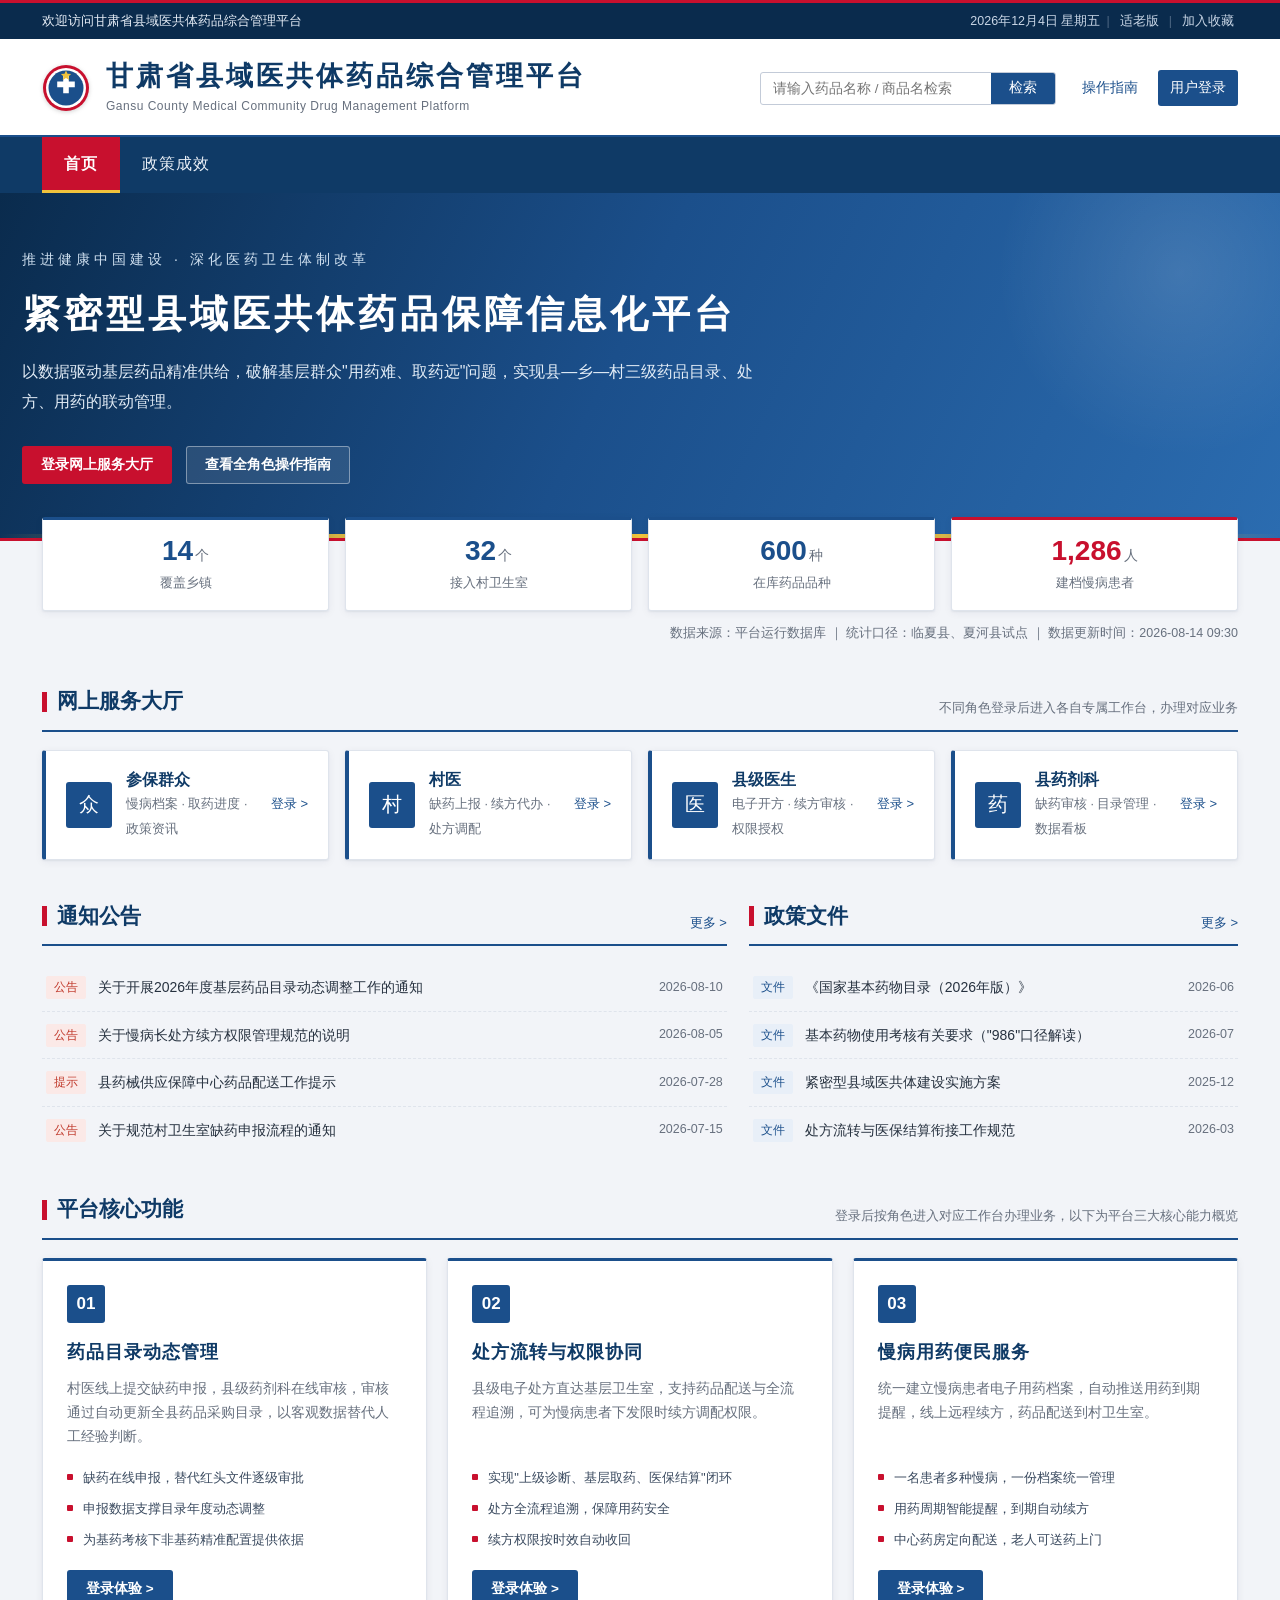
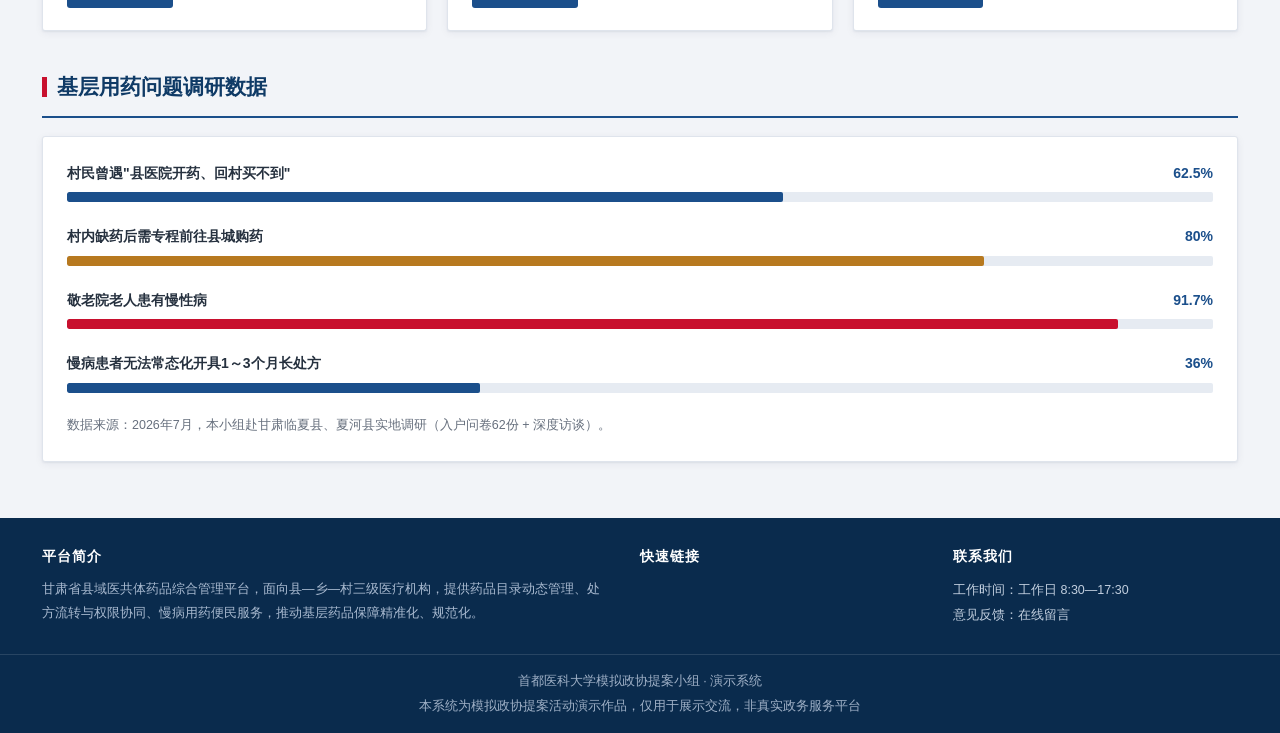
<file: index.html>
<!DOCTYPE html>
<html lang="zh-CN">
<head>
    <meta charset="UTF-8">
    <meta name="viewport" content="width=device-width, initial-scale=1.0">
    <title>甘肃省县域医共体药品综合管理平台 - 首页</title>
    <link rel="stylesheet" href="common.css">
    <style>
        /* ===== 首页横幅 ===== */
        .home-banner{
            background:linear-gradient(115deg,var(--blue-darker) 0%,var(--blue) 48%,var(--blue-mid) 100%);
            color:#fff;padding:54px 22px;border-bottom:3px solid var(--red);position:relative;overflow:hidden;
        }
        .home-banner::after{content:"";position:absolute;right:-90px;top:-110px;width:380px;height:380px;border-radius:50%;background:radial-gradient(circle,rgba(255,255,255,.12),transparent 68%)}
        .home-banner::before{content:"";position:absolute;left:0;bottom:0;width:100%;height:4px;background:linear-gradient(90deg,transparent,var(--gold-light) 30%,var(--gold-light) 70%,transparent)}
        .home-banner-inner{max-width:1240px;margin:0 auto;position:relative;z-index:1}
        .home-banner .kicker{font-size:14px;letter-spacing:4px;color:#cfe0f0;margin-bottom:16px}
        .home-banner h1{font-family:var(--serif);font-size:38px;font-weight:700;letter-spacing:4px;line-height:1.4}
        .home-banner .sub{font-size:16px;color:#e2ecf6;margin-top:16px;max-width:760px;line-height:1.9}
        .home-banner .actions{margin-top:28px;display:flex;gap:14px;flex-wrap:wrap}
        .btn.banner-outline{background:rgba(255,255,255,.10);color:#fff;border:1px solid rgba(255,255,255,.4)}
        .btn.banner-outline:hover{background:rgba(255,255,255,.2)}
        .btn.banner-solid{background:var(--red);color:#fff}
        .btn.banner-solid:hover{background:var(--red-deep)}

        /* ===== 数据公开 ===== */
        .data-note{font-size:12.5px;color:var(--muted);margin-top:12px;text-align:right}

        /* ===== 两栏：通知公告 / 政策文件 ===== */
        .two-col{display:grid;grid-template-columns:1.4fr 1fr;gap:22px}
        .notice-list{list-style:none}
        .notice-list li{display:flex;align-items:center;gap:12px;padding:11px 4px;border-bottom:1px dashed var(--line)}
        .notice-list li:last-child{border-bottom:none}
        .notice-list .tag{flex-shrink:0;font-size:12px;padding:1px 8px;border-radius:2px;background:var(--danger-bg);color:var(--danger)}
        .notice-list .tag.doc{background:var(--blue-light);color:var(--blue)}
        .notice-list a{flex:1;font-size:14px;color:var(--text);overflow:hidden;text-overflow:ellipsis;white-space:nowrap}
        .notice-list a:hover{color:var(--blue);text-decoration:underline}
        .notice-list .date{font-size:12.5px;color:var(--muted);flex-shrink:0}

        /* ===== 网上服务大厅（多角色登录入口） ===== */
        .role-entry{display:grid;grid-template-columns:repeat(auto-fit,minmax(230px,1fr));gap:16px}
        .role-entry a{
            display:flex;align-items:center;gap:14px;background:var(--card);border:1px solid var(--line);
            border-left:4px solid var(--blue);border-radius:var(--radius);padding:18px 20px;box-shadow:var(--shadow);transition:.15s;
        }
        .role-entry a:hover{border-left-color:var(--red);box-shadow:var(--shadow-lg);transform:translateY(-2px)}
        .role-entry .r-ic{width:46px;height:46px;flex-shrink:0;border-radius:3px;background:var(--blue);color:#fff;display:flex;align-items:center;justify-content:center;font-family:var(--serif);font-size:20px}
        .role-entry b{font-size:15.5px;color:var(--blue-deep);display:block;line-height:1.4}
        .role-entry .desc{font-size:12.5px;color:var(--muted)}
        .role-entry .go{margin-left:auto;color:var(--blue);font-size:13px;white-space:nowrap}

        /* ===== 功能模块 ===== */
        .func-grid{display:grid;grid-template-columns:repeat(auto-fit,minmax(300px,1fr));gap:20px}
        .func-card{
            background:var(--card);border:1px solid var(--line);border-top:3px solid var(--blue);
            border-radius:var(--radius);box-shadow:var(--shadow);padding:24px 24px 22px;display:flex;flex-direction:column;
            transition:.18s;
        }
        .func-card:hover{border-color:var(--blue-border);box-shadow:var(--shadow-lg);transform:translateY(-3px)}
        .func-card .no{
            width:38px;height:38px;border-radius:3px;background:var(--blue);color:#fff;
            display:flex;align-items:center;justify-content:center;font-size:17px;font-weight:700;margin-bottom:14px;
        }
        .func-card h3{font-family:var(--serif);font-size:18px;color:var(--blue-deep);margin-bottom:8px;letter-spacing:1px}
        .func-card p{font-size:13.5px;color:var(--muted);flex:1;line-height:1.8}
        .func-card ul{margin:14px 0;padding:0}
        .func-card ul li{font-size:13px;color:#3a4a5f;padding:4px 0 4px 16px;position:relative}
        .func-card ul li::before{content:"";position:absolute;left:0;top:11px;width:6px;height:6px;background:var(--red);border-radius:1px}
        .func-card .btn{align-self:flex-start}

        /* ===== 调研数据条形图 ===== */
        .survey-source{font-size:12.5px;color:var(--muted);margin-top:14px}
        .bar-row{margin-bottom:22px}
        .bar-row .top{display:flex;justify-content:space-between;font-size:14px;margin-bottom:7px}
        .bar-row .top b{color:var(--text);font-weight:600}
        .bar-row .top span{color:var(--blue);font-weight:700}
        .bar-track{height:10px;background:#e6ebf2;border-radius:2px;overflow:hidden}
        .bar-fill{height:100%;width:0;background:var(--blue);border-radius:2px;transition:width 1.1s cubic-bezier(.22,.61,.36,1)}
        .bar-fill.warn{background:var(--warn)}
        .bar-fill.red{background:var(--red)}

        @media(max-width:860px){
            .home-banner h1{font-size:28px;letter-spacing:2px}
            .two-col{grid-template-columns:1fr}
        }
    </style>
</head>
<body>
    <!-- 顶部工具条 -->
    <div class="topbar">
        <div class="topbar-inner">
            <span class="welcome">欢迎访问甘肃省县域医共体药品综合管理平台</span>
            <div class="links">
                <span id="today"></span>
                <span class="sep">|</span>
                <a href="javascript:void(0)">适老版</a>
                <span class="sep">|</span>
                <a href="javascript:void(0)">加入收藏</a>
            </div>
        </div>
    </div>

    <!-- 页头 -->
    <header class="main-header">
        <div class="header-inner">
            <a class="brand" href="index.html">
                <svg class="emblem" viewBox="0 0 48 48" width="48" height="48" aria-label="平台标识">
                    <circle cx="24" cy="24" r="23" fill="#c8102e"/>
                    <circle cx="24" cy="24" r="20" fill="#ffffff"/>
                    <circle cx="24" cy="24" r="17.5" fill="#1b4f8b"/>
                    <path d="M21.2 11.6h5.6v6.0h6.0v5.6h-6.0v6.0h-5.6v-6.0h-6.0v-5.6h6.0z" fill="#ffffff"/>
                    <path d="M24 6.4l1.5 3.3 3.6.4-2.7 2.3.8 3.5-3.2-2-3.2 2 .8-3.5-2.7-2.3 3.6-.4z" fill="#f0c33c"/>
                </svg>
                <span class="brand-text">
                    <h1>甘肃省县域医共体药品综合管理平台</h1>
                    <p>Gansu County Medical Community Drug Management Platform</p>
                </span>
            </a>
            <div class="header-right">
                <div class="searchbox">
                    <input type="text" placeholder="请输入药品名称 / 批准文号检索">
                    <button type="button">检索</button>
                </div>
                <div class="header-actions">
                    <a href="guide.html">操作指南</a>
                    <a class="login-btn" href="login.html">用户登录</a>
                </div>
            </div>
        </div>
    </header>

    <!-- 主导航 -->
    <nav class="main-nav">
        <div class="nav-inner">
            <a href="index.html" class="active">首页</a>
            <a href="dashboard.html">我的工作台</a>
            <a href="drug-manage.html">药品目录动态管理</a>
            <a href="prescription.html">处方流转与权限协同</a>
            <a href="chronic-service.html">慢病用药便民服务</a>
            <a href="effect.html">政策成效</a>
        </div>
    </nav>

    <!-- 首页横幅 -->
    <div class="home-banner">
        <div class="home-banner-inner">
            <p class="kicker">推进健康中国建设 · 深化医药卫生体制改革</p>
            <h1>紧密型县域医共体药品保障信息化平台</h1>
            <p class="sub">以数据驱动基层药品精准供给，破解基层群众"用药难、取药远"问题，实现县—乡—村三级药品目录、处方、用药的联动管理。</p>
            <div class="actions">
                <a class="btn banner-solid" href="login.html">登录网上服务大厅</a>
                <a class="btn banner-outline" href="guide.html">查看全角色操作指南</a>
            </div>
        </div>
    </div>

    <div class="container">
        <!-- 数据公开 -->
        <div class="stat-cards">
            <div class="stat-card"><div class="n"><span class="count" data-to="14">0</span><span class="unit">个</span></div><div class="l">覆盖乡镇</div></div>
            <div class="stat-card"><div class="n"><span class="count" data-to="32">0</span><span class="unit">个</span></div><div class="l">接入村卫生室</div></div>
            <div class="stat-card"><div class="n"><span class="count" data-to="600">0</span><span class="unit">种</span></div><div class="l">在库药品品种</div></div>
            <div class="stat-card red"><div class="n"><span class="count" data-to="1286">0</span><span class="unit">人</span></div><div class="l">建档慢病患者</div></div>
        </div>
        <div class="data-note">数据来源：平台运行数据库 ｜ 统计口径：临夏县、夏河县试点 ｜ 数据更新时间：2026-08-14 09:30</div>

        <!-- 网上服务大厅（多角色登录入口） -->
        <div class="section">
            <div class="sec-head"><h2>网上服务大厅</h2><span class="muted" style="font-size:13px">不同角色登录后进入各自专属工作台，办理对应业务</span></div>
            <div class="role-entry">
                <a href="login.html">
                    <span class="r-ic">众</span>
                    <span><b>参保群众</b><span class="desc">慢病档案 · 取药进度 · 政策资讯</span></span>
                    <span class="go">登录 &gt;</span>
                </a>
                <a href="login.html">
                    <span class="r-ic">村</span>
                    <span><b>村医</b><span class="desc">缺药上报 · 续方代办 · 处方调配</span></span>
                    <span class="go">登录 &gt;</span>
                </a>
                <a href="login.html">
                    <span class="r-ic">医</span>
                    <span><b>县级医生</b><span class="desc">电子开方 · 续方审核 · 权限授权</span></span>
                    <span class="go">登录 &gt;</span>
                </a>
                <a href="login.html">
                    <span class="r-ic">药</span>
                    <span><b>县药剂科</b><span class="desc">缺药审核 · 目录管理 · 数据看板</span></span>
                    <span class="go">登录 &gt;</span>
                </a>
            </div>
        </div>

        <!-- 通知公告 + 政策文件 -->
        <div class="section">
            <div class="two-col">
                <div>
                    <div class="sec-head"><h2>通知公告</h2><a class="more" href="javascript:void(0)">更多 &gt;</a></div>
                    <ul class="notice-list">
                        <li><span class="tag">公告</span><a href="javascript:void(0)">关于开展2026年度基层药品目录动态调整工作的通知</a><span class="date">2026-08-10</span></li>
                        <li><span class="tag">公告</span><a href="javascript:void(0)">关于慢病长处方续方权限管理规范的说明</a><span class="date">2026-08-05</span></li>
                        <li><span class="tag">提示</span><a href="javascript:void(0)">县药械供应保障中心药品配送工作提示</a><span class="date">2026-07-28</span></li>
                        <li><span class="tag">公告</span><a href="javascript:void(0)">关于规范村卫生室缺药申报流程的通知</a><span class="date">2026-07-15</span></li>
                    </ul>
                </div>
                <div>
                    <div class="sec-head"><h2>政策文件</h2><a class="more" href="javascript:void(0)">更多 &gt;</a></div>
                    <ul class="notice-list">
                        <li><span class="tag doc">文件</span><a href="https://www.gov.cn/zhengce/zhengceku/202607/content_7074868.htm" target="_blank" rel="noopener" title="跳转到中国政府网原文（新窗口打开）">《国家基本药物目录（2026年版）》</a><span class="date">2026-06</span></li>
                        <li><span class="tag doc">文件</span><a href="https://www.nhc.gov.cn/yaozs/c100098/new_list.shtml" target="_blank" rel="noopener" title="跳转到国家卫生健康委药物政策栏目（新窗口打开）">基本药物使用考核有关要求（"986"口径解读）</a><span class="date">2026-07</span></li>
                        <li><span class="tag doc">文件</span><a href="https://www.gov.cn/zhengce/zhengceku/202312/content_6923447.htm" target="_blank" rel="noopener" title="跳转到中国政府网原文（新窗口打开）">紧密型县域医共体建设实施方案</a><span class="date">2025-12</span></li>
                        <li><span class="tag doc">文件</span><a href="https://www.nhsa.gov.cn/" target="_blank" rel="noopener" title="跳转到国家医疗保障局官网（新窗口打开）">处方流转与医保结算衔接工作规范</a><span class="date">2026-03</span></li>
                    </ul>
                </div>
            </div>
        </div>

        <!-- 平台功能 -->
        <div class="section">
            <div class="sec-head"><h2>平台核心功能</h2><span class="muted" style="font-size:13px">登录后按角色进入对应工作台办理业务，以下为平台三大核心能力概览</span></div>
            <div class="func-grid">
                <div class="func-card">
                    <div class="no">01</div>
                    <h3>药品目录动态管理</h3>
                    <p>村医线上提交缺药申报，县级药剂科在线审核，审核通过自动更新全县药品采购目录，以客观数据替代人工经验判断。</p>
                    <ul>
                        <li>缺药在线申报，替代红头文件逐级审批</li>
                        <li>申报数据支撑目录年度动态调整</li>
                        <li>为基药考核下非基药精准配置提供依据</li>
                    </ul>
                    <a class="btn" href="login.html">登录体验 &gt;</a>
                </div>
                <div class="func-card">
                    <div class="no">02</div>
                    <h3>处方流转与权限协同</h3>
                    <p>县级电子处方直达基层卫生室，支持药品配送与全流程追溯，可为慢病患者下发限时续方调配权限。</p>
                    <ul>
                        <li>实现"上级诊断、基层取药、医保结算"闭环</li>
                        <li>处方全流程追溯，保障用药安全</li>
                        <li>续方权限按时效自动收回</li>
                    </ul>
                    <a class="btn" href="login.html">登录体验 &gt;</a>
                </div>
                <div class="func-card">
                    <div class="no">03</div>
                    <h3>慢病用药便民服务</h3>
                    <p>统一建立慢病患者电子用药档案，自动推送用药到期提醒，线上远程续方，药品配送到村卫生室。</p>
                    <ul>
                        <li>一名患者多种慢病，一份档案统一管理</li>
                        <li>用药周期智能提醒，到期自动续方</li>
                        <li>中心药房定向配送，老人可送药上门</li>
                    </ul>
                    <a class="btn" href="login.html">登录体验 &gt;</a>
                </div>
            </div>
        </div>

        <!-- 调研数据 -->
        <div class="section">
            <div class="sec-head"><h2>基层用药问题调研数据</h2></div>
            <div class="card">
                <div class="bar-row">
                    <div class="top"><b>村民曾遇"县医院开药、回村买不到"</b><span>62.5%</span></div>
                    <div class="bar-track"><div class="bar-fill" data-w="62.5"></div></div>
                </div>
                <div class="bar-row">
                    <div class="top"><b>村内缺药后需专程前往县城购药</b><span>80%</span></div>
                    <div class="bar-track"><div class="bar-fill warn" data-w="80"></div></div>
                </div>
                <div class="bar-row">
                    <div class="top"><b>敬老院老人患有慢性病</b><span>91.7%</span></div>
                    <div class="bar-track"><div class="bar-fill red" data-w="91.7"></div></div>
                </div>
                <div class="bar-row">
                    <div class="top"><b>慢病患者无法常态化开具1～3个月长处方</b><span>36%</span></div>
                    <div class="bar-track"><div class="bar-fill" data-w="36"></div></div>
                </div>
                <div class="survey-source">数据来源：2026年7月，本小组赴甘肃临夏县、夏河县实地调研（入户问卷62份 + 深度访谈）。</div>
            </div>
        </div>
    </div>

    <!-- 页脚 -->
    <footer class="site-footer">
        <div class="footer-top">
            <div>
                <h5>平台简介</h5>
                <p>甘肃省县域医共体药品综合管理平台，面向县—乡—村三级医疗机构，提供药品目录动态管理、处方流转与权限协同、慢病用药便民服务，推动基层药品保障精准化、规范化。</p>
            </div>
            <div>
                <h5>快速链接</h5>
                <a href="drug-manage.html">药品目录动态管理</a>
                <a href="prescription.html">处方流转与权限协同</a>
                <a href="chronic-service.html">慢病用药便民服务</a>
            </div>
            <div>
                <h5>联系我们</h5>
                <a href="javascript:void(0)">工作时间：工作日 8:30—17:30</a>
                <a href="javascript:void(0)">意见反馈：在线留言</a>
            </div>
        </div>
        <div class="footer-bar">
            <div>首都医科大学模拟政协提案小组 · 演示系统</div>
            <div>本系统为模拟政协提案活动演示作品，仅用于展示交流，非真实政务服务平台</div>
        </div>
    </footer>

    <script src="drugs-data.js"></script>
    <script src="common.js"></script>
    <script>
        function fmt(n){ return String(n).replace(/\B(?=(\d{3})+(?!\d))/g,','); }
        function animateCount(el){
            const to = parseFloat(el.dataset.to);
            const dur = 1400, start = performance.now();
            function tick(now){
                const p = Math.min((now - start) / dur, 1);
                const eased = 1 - Math.pow(1 - p, 3);
                el.textContent = fmt(Math.round(to * eased));
                if(p < 1) requestAnimationFrame(tick);
            }
            requestAnimationFrame(tick);
        }
        function animateBars(){
            document.querySelectorAll(".bar-fill").forEach(b=>{ b.style.width = b.dataset.w + "%"; });
        }
        window.addEventListener("load", ()=>{
            document.querySelectorAll(".count").forEach(animateCount);
            setTimeout(animateBars, 300);
        });
    </script>
</body>
</html>
</file>
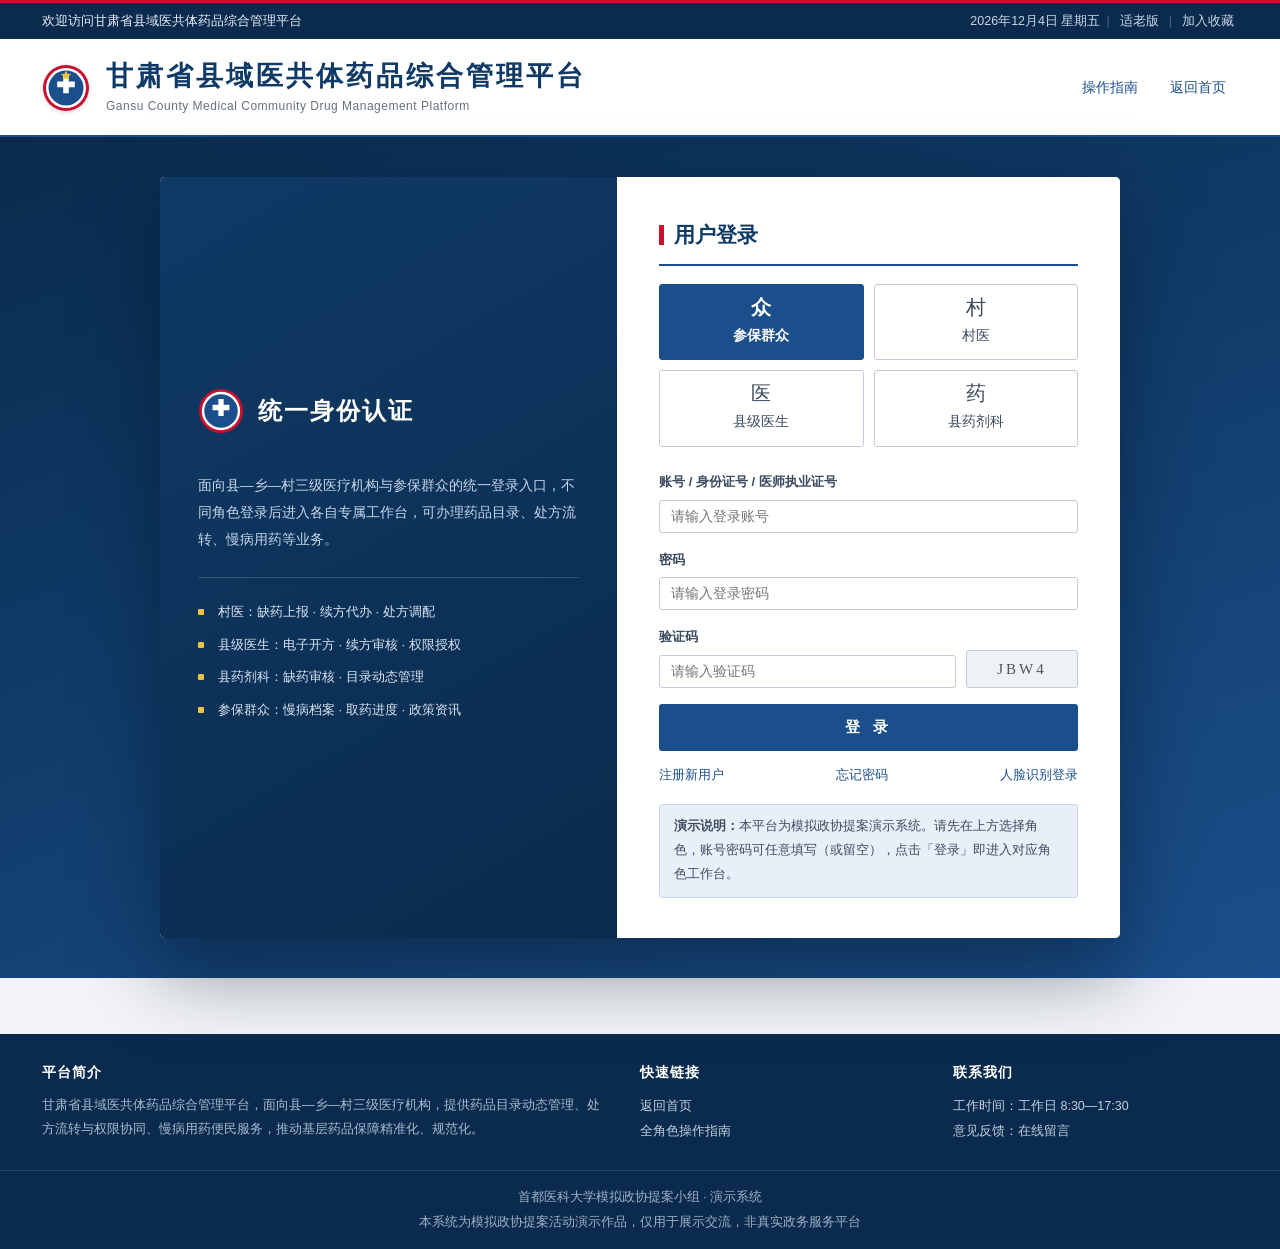
<file: chronic-service.html>
<!DOCTYPE html>
<html lang="zh-CN">
<head>
    <meta charset="UTF-8">
    <meta name="viewport" content="width=device-width, initial-scale=1.0">
    <title>慢病用药便民服务 - 甘肃省县域医共体药品综合管理平台</title>
    <link rel="stylesheet" href="common.css">
</head>
<body>
    <!-- 顶部工具条 -->
    <div class="topbar">
        <div class="topbar-inner">
            <span class="welcome">欢迎访问甘肃省县域医共体药品综合管理平台</span>
            <div class="links">
                <span id="today"></span>
                <span class="sep">|</span>
                <a href="javascript:void(0)">适老版</a>
                <span class="sep">|</span>
                <a href="javascript:void(0)">加入收藏</a>
            </div>
        </div>
    </div>

    <!-- 页头 -->
    <header class="main-header">
        <div class="header-inner">
            <a class="brand" href="index.html">
                <svg class="emblem" viewBox="0 0 48 48" width="48" height="48" aria-label="平台标识">
                    <circle cx="24" cy="24" r="23" fill="#c8102e"/>
                    <circle cx="24" cy="24" r="20" fill="#ffffff"/>
                    <circle cx="24" cy="24" r="17.5" fill="#1b4f8b"/>
                    <path d="M21.2 11.6h5.6v6.0h6.0v5.6h-6.0v6.0h-5.6v-6.0h-6.0v-5.6h6.0z" fill="#ffffff"/>
                    <path d="M24 6.4l1.5 3.3 3.6.4-2.7 2.3.8 3.5-3.2-2-3.2 2 .8-3.5-2.7-2.3 3.6-.4z" fill="#f0c33c"/>
                </svg>
                <span class="brand-text">
                    <h1>甘肃省县域医共体药品综合管理平台</h1>
                    <p>Gansu County Medical Community Drug Management Platform</p>
                </span>
            </a>
            <div class="header-right">
                <div class="searchbox">
                    <input type="text" placeholder="请输入药品名称 / 批准文号检索">
                    <button type="button">检索</button>
                </div>
                <div class="header-actions">
                    <a href="guide.html">操作指南</a>
                    <a class="login-btn" href="login.html">用户登录</a>
                </div>
            </div>
        </div>
    </header>

    <!-- 主导航 -->
    <nav class="main-nav">
        <div class="nav-inner">
            <a href="index.html">首页</a>
            <a href="dashboard.html">我的工作台</a>
            <a href="drug-manage.html">药品目录动态管理</a>
            <a href="prescription.html">处方流转与权限协同</a>
            <a href="chronic-service.html" class="active">慢病用药便民服务</a>
            <a href="effect.html">政策成效</a>
        </div>
    </nav>

    <!-- 内页横幅 -->
    <div class="page-banner">
        <div class="page-banner-inner">
            <h1>慢病用药便民服务</h1>
            <p>为慢病患者建立统一用药档案，实现用药周期智能提醒、线上续方远程审核、药品定向配送的全流程便民服务。</p>
        </div>
    </div>

    <div class="container">
        <div class="crumb">
            <a href="index.html">首页</a><span class="sep">&gt;</span><span>慢病用药便民服务</span>
        </div>

        <!-- 功能1 档案 -->
        <div class="module" data-roles="village county pharmacy">
            <div class="module-box">
                <div class="module-head">
                    <span class="step-no">1</span>
                    <h3>建立慢病患者用药电子档案 <span class="sub">一名患者多种慢病，一份档案统一管理</span></h3>
                </div>
                <form id="patientForm">
                    <div class="form-grid">
                        <div><label>患者姓名<span class="req">*</span></label><input type="text" id="pName" placeholder="如：张某某" required></div>
                        <div><label>慢病类型<span class="req">*</span></label><select id="pDisease"><option>高血压</option><option>糖尿病</option><option>冠心病/心脏支架术后</option><option>慢阻肺</option><option>高血压、糖尿病（多病合并）</option></select></div>
                        <div><label>用药方案<span class="req">*</span></label><input type="text" id="pPlan" placeholder="如：氨氯地平 5mg 每日1次" required></div>
                        <div><label>上次取药日期<span class="req">*</span></label><input type="date" id="pDate" value="2026-08-01" required></div>
                    </div>
                    <button class="btn" type="submit" style="margin-top:16px">建立/更新档案</button>
                </form>
                <div class="toolbar" style="margin-top:18px">
                    <div class="search">
                        <svg viewBox="0 0 24 24" width="18" height="18" fill="none" stroke="currentColor" stroke-width="2"><circle cx="11" cy="11" r="7"/><path d="M21 21l-4-4"/></svg>
                        <input type="text" id="searchPatient" placeholder="按姓名 / 病种 / 村医搜索档案..." oninput="renderPatients()">
                    </div>
                </div>
                <table class="data" id="patientTable">
                    <thead><tr><th>序号</th><th>患者</th><th>慢病类型</th><th>用药方案</th><th>上次取药</th><th>包干村医</th></tr></thead>
                    <tbody></tbody>
                </table>
            </div>
        </div>

        <!-- 功能2 续方提醒 -->
        <div class="module" data-roles="village">
            <div class="module-box">
                <div class="module-head">
                    <span class="step-no">2</span>
                    <h3>用药周期智能提醒与线上续方 <span class="sub">药量不足7天自动提醒，村医一键申请续方</span></h3>
                </div>
                <table class="data" id="remindTable">
                    <thead><tr><th>序号</th><th>患者</th><th>药品</th><th>剩余药量</th><th>提醒状态</th><th>操作</th></tr></thead>
                    <tbody></tbody>
                </table>
            </div>
        </div>

        <!-- 功能3 配送进度 -->
        <div class="module">
            <div class="module-box">
                <div class="module-head">
                    <span class="step-no">3</span>
                    <h3>中心药房定向配送 <span class="sub">配送状态全程可查，可点击推进配送节点</span></h3>
                </div>
                <div class="progress-steps" id="deliverySteps">
                    <div class="ps" data-s="0"><div class="dot">1</div><div class="txt">已出库</div></div>
                    <div class="ps" data-s="1"><div class="dot">2</div><div class="txt">运输中</div></div>
                    <div class="ps" data-s="2"><div class="dot">3</div><div class="txt">到达村卫生室</div></div>
                    <div class="ps" data-s="3"><div class="dot">4</div><div class="txt">患者取药/上门送达</div></div>
                </div>
                <div style="text-align:center;margin-top:16px">
                    <button class="btn" onclick="advanceDelivery()">推进至下一配送节点</button>
                </div>
            </div>
        </div>
    </div>

    <!-- 页脚 -->
    <footer class="site-footer">
        <div class="footer-top">
            <div>
                <h5>平台简介</h5>
                <p>甘肃省县域医共体药品综合管理平台，面向县—乡—村三级医疗机构，提供药品目录动态管理、处方流转与权限协同、慢病用药便民服务，推动基层药品保障精准化、规范化。</p>
            </div>
            <div>
                <h5>快速链接</h5>
                <a href="drug-manage.html">药品目录动态管理</a>
                <a href="prescription.html">处方流转与权限协同</a>
                <a href="guide.html">全角色操作指南</a>
            </div>
            <div>
                <h5>联系我们</h5>
                <a href="javascript:void(0)">工作时间：工作日 8:30—17:30</a>
                <a href="javascript:void(0)">意见反馈：在线留言</a>
            </div>
        </div>
        <div class="footer-bar">
            <div>首都医科大学模拟政协提案小组 · 演示系统</div>
            <div>本系统为模拟政协提案活动演示作品，仅用于展示交流，非真实政务服务平台</div>
        </div>
    </footer>

    <div id="toast"></div>

    <script src="drugs-data.js"></script>
    <script src="common.js"></script>
    <script>
        let patients = [
            { name:"张某某", disease:"冠心病/心脏支架术后", plan:"氯吡格雷 75mg 每日1次", date:"2026-08-01", doc:"郭吴村刘村医" },
            { name:"李某某", disease:"高血压", plan:"厄贝沙坦 150mg 每日1次", date:"2026-07-20", doc:"黑力巴村王医师" },
            { name:"马某某", disease:"高血压、糖尿病", plan:"氨氯地平+二甲双胍", date:"2026-07-25", doc:"阿木去乎镇卫生院" }
        ];
        let reminds = [
            { name:"张某某", drug:"氯吡格雷片", days:3, status:"urgent" },
            { name:"李某某", drug:"厄贝沙坦片", days:6, status:"near" },
            { name:"马某某", drug:"二甲双胍缓释片", days:15, status:"ok" }
        ];
        let deliveryStep = 1;

        function renderPatients(){
            const kw = document.getElementById("searchPatient").value.trim();
            const tbody = document.querySelector("#patientTable tbody");
            tbody.innerHTML = "";
            const list = patients.filter(p=>!kw || p.name.includes(kw) || p.disease.includes(kw) || p.doc.includes(kw));
            if(list.length===0){ tbody.innerHTML='<tr><td colspan="6" class="empty">未找到匹配档案</td></tr>'; return; }
            list.forEach((p, idx)=>{
                const tr = document.createElement("tr");
                tr.innerHTML = `<td class="num">${idx+1}</td><td><b>${p.name}</b></td><td>${p.disease}</td><td>${p.plan}</td><td>${p.date}</td><td>${p.doc}</td>`;
                tbody.appendChild(tr);
            });
        }
        function renderReminds(){
            const tbody = document.querySelector("#remindTable tbody");
            tbody.innerHTML = "";
            reminds.forEach((r, i)=>{
                let badge, btn;
                if(r.days<=3){ badge='<span class="badge red">剩余'+r.days+'天，紧急</span>'; btn='<button class="btn warn sm" onclick="applyRenew('+i+')">一键申请续方</button>'; }
                else if(r.days<=7){ badge='<span class="badge amber">剩余'+r.days+'天，临近</span>'; btn='<button class="btn sm" onclick="applyRenew('+i+')">申请续方</button>'; }
                else { badge='<span class="badge ok">药量充足</span>'; btn='<span style="color:var(--muted);font-size:13px">无需操作</span>'; }
                const tr = document.createElement("tr");
                tr.innerHTML = `<td class="num">${i+1}</td><td><b>${r.name}</b></td><td>${r.drug}</td><td>${r.days} 天</td><td>${badge}</td><td>${btn}</td>`;
                tbody.appendChild(tr);
            });
        }
        function applyRenew(i){
            const r = reminds[i];
            r.status = "ok"; r.days = 30;
            renderReminds();
            toast("已向县级医生推送「"+r.name+" · "+r.drug+"」续方申请，等待远程审核");
        }
        function advanceDelivery(){
            if(deliveryStep < 4) deliveryStep++;
            const steps = document.querySelectorAll("#deliverySteps .ps");
            steps.forEach(s=>{
                const n = Number(s.dataset.s);
                s.classList.remove("active","done");
                if(n < deliveryStep-1) s.classList.add("done");
                else if(n === deliveryStep-1) s.classList.add("active");
            });
            const msgs = ["已出库","运输中","已到达村卫生室","患者已取药/上门送达完成"];
            toast("配送节点推进："+msgs[deliveryStep-1]);
        }

        document.getElementById("patientForm").addEventListener("submit", function(e){
            e.preventDefault();
            patients.push({ name:document.getElementById("pName").value.trim(), disease:document.getElementById("pDisease").value, plan:document.getElementById("pPlan").value.trim(), date:document.getElementById("pDate").value, doc:"郭吴村刘村医" });
            renderPatients();
            this.reset();
            document.getElementById("pDate").value = "2026-08-01";
            toast("慢病档案已建立，一名患者多种慢病合并管理");
        });

        window.onload = function(){ renderPatients(); renderReminds(); advanceDelivery(); };
    </script>
</body>
</html>
</file>
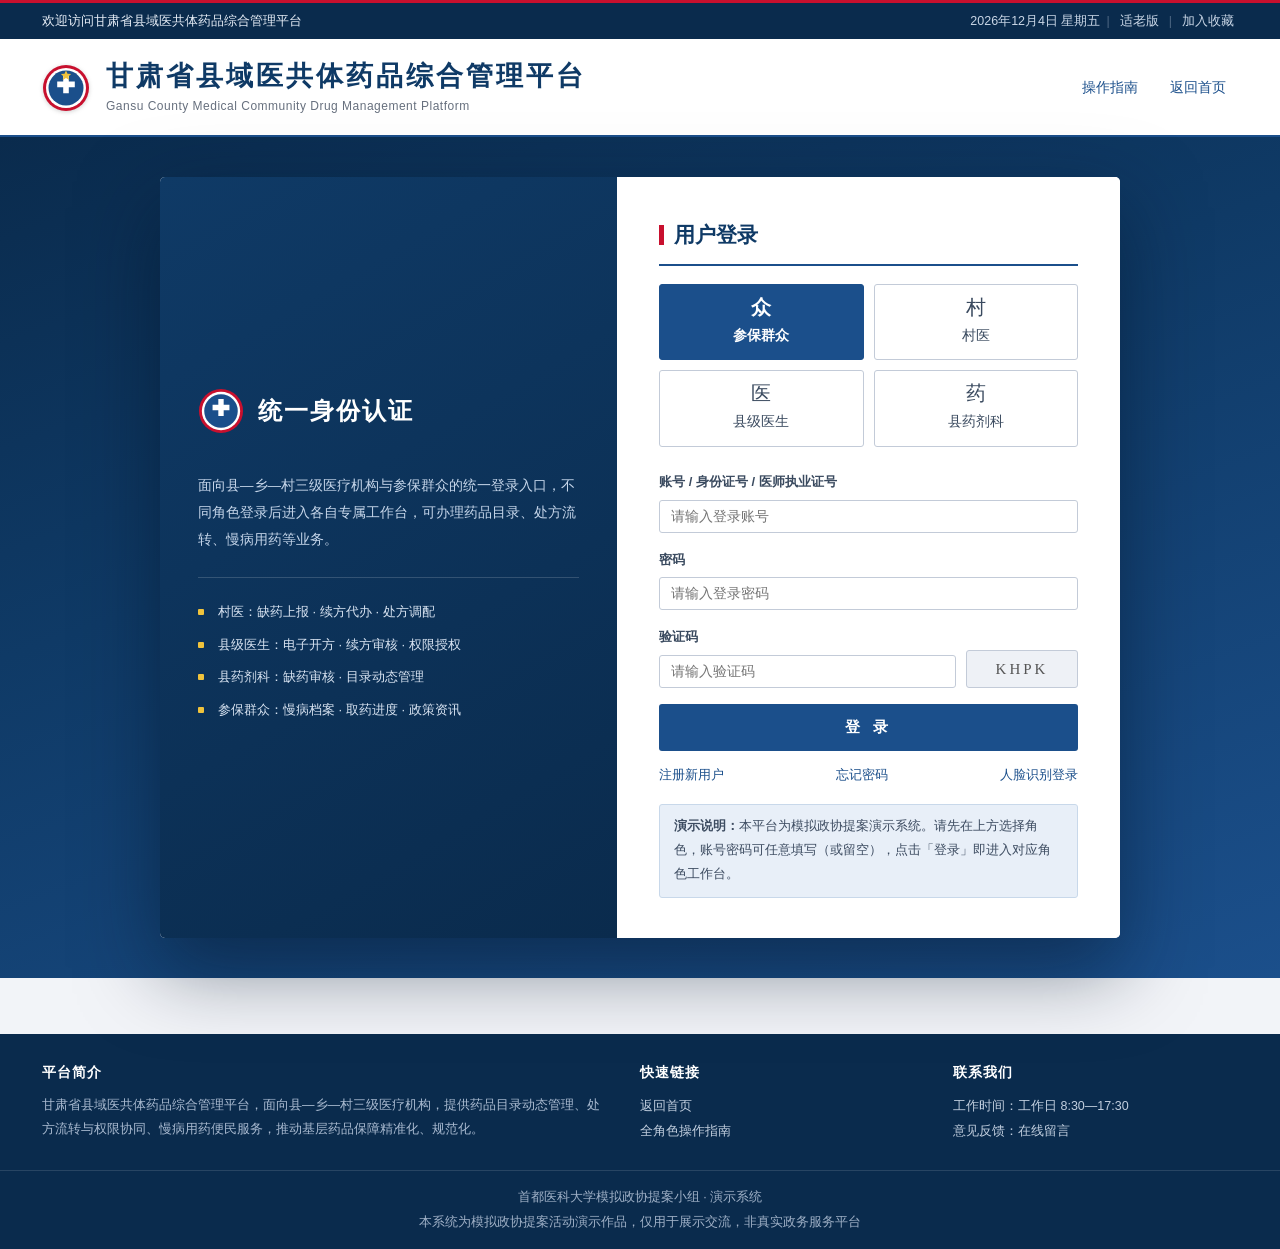
<file: dashboard.html>
<!DOCTYPE html>
<html lang="zh-CN">
<head>
    <meta charset="UTF-8">
    <meta name="viewport" content="width=device-width, initial-scale=1.0">
    <title>工作台 - 甘肃省县域医共体药品综合管理平台</title>
    <link rel="stylesheet" href="common.css">
</head>
<body>
    <!-- 顶部工具条 -->
    <div class="topbar">
        <div class="topbar-inner">
            <span class="welcome">欢迎访问甘肃省县域医共体药品综合管理平台</span>
            <div class="links">
                <span id="today"></span>
                <span class="sep">|</span>
                <a href="javascript:void(0)">适老版</a>
                <span class="sep">|</span>
                <a href="javascript:void(0)">加入收藏</a>
            </div>
        </div>
    </div>

    <!-- 页头 -->
    <header class="main-header">
        <div class="header-inner">
            <a class="brand" href="index.html">
                <svg class="emblem" viewBox="0 0 48 48" width="48" height="48" aria-label="平台标识">
                    <circle cx="24" cy="24" r="23" fill="#c8102e"/>
                    <circle cx="24" cy="24" r="20" fill="#ffffff"/>
                    <circle cx="24" cy="24" r="17.5" fill="#1b4f8b"/>
                    <path d="M21.2 11.6h5.6v6.0h6.0v5.6h-6.0v6.0h-5.6v-6.0h-6.0v-5.6h6.0z" fill="#ffffff"/>
                    <path d="M24 6.4l1.5 3.3 3.6.4-2.7 2.3.8 3.5-3.2-2-3.2 2 .8-3.5-2.7-2.3 3.6-.4z" fill="#f0c33c"/>
                </svg>
                <span class="brand-text">
                    <h1>甘肃省县域医共体药品综合管理平台</h1>
                    <p>Gansu County Medical Community Drug Management Platform</p>
                </span>
            </a>
            <div class="header-actions">
                <a href="guide.html">操作指南</a>
                <a href="index.html">返回首页</a>
                <a class="login-btn" href="javascript:void(0)" onclick="logout()">退出登录</a>
            </div>
        </div>
    </header>

    <!-- 主导航 -->
    <nav class="main-nav">
        <div class="nav-inner">
            <a href="index.html">首页</a>
            <a href="dashboard.html" class="active">我的工作台</a>
            <a href="drug-manage.html">药品目录动态管理</a>
            <a href="prescription.html">处方流转与权限协同</a>
            <a href="chronic-service.html">慢病用药便民服务</a>
            <a href="effect.html">政策成效</a>
        </div>
    </nav>

    <div class="container">
        <div class="crumb">
            <a href="index.html">首页</a><span class="sep">&gt;</span><a href="dashboard.html">工作台</a>
            <span class="sep">&gt;</span><span id="crumbRole">工作台首页</span>
        </div>
    </div>

    <!-- 工作台布局：左侧菜单 + 内容区 -->
    <div class="workbench">
        <aside class="wb-side">
            <div class="wb-user">
                <div class="avatar" id="wbAvatar">医</div>
                <b id="wbName">演示用户</b>
                <span id="wbRole">参保群众</span>
            </div>
            <nav class="wb-menu" id="wbMenu"></nav>
        </aside>
        <main class="wb-main">
            <div class="wb-title">
                <h2 id="wbTitle">工作台首页</h2>
                <span class="date" id="wbDate"></span>
            </div>
            <div id="wbContent"></div>
        </main>
    </div>

    <!-- 页脚 -->
    <footer class="site-footer">
        <div class="footer-top">
            <div>
                <h5>平台简介</h5>
                <p>甘肃省县域医共体药品综合管理平台，面向县—乡—村三级医疗机构，提供药品目录动态管理、处方流转与权限协同、慢病用药便民服务，推动基层药品保障精准化、规范化。</p>
            </div>
            <div>
                <h5>快速链接</h5>
                <a href="drug-manage.html">药品目录动态管理</a>
                <a href="prescription.html">处方流转与权限协同</a>
                <a href="chronic-service.html">慢病用药便民服务</a>
            </div>
            <div>
                <h5>联系我们</h5>
                <a href="javascript:void(0)">工作时间：工作日 8:30—17:30</a>
                <a href="javascript:void(0)">意见反馈：在线留言</a>
            </div>
        </div>
        <div class="footer-bar">
            <div>首都医科大学模拟政协提案小组 · 演示系统</div>
            <div>本系统为模拟政协提案活动演示作品，仅用于展示交流，非真实政务服务平台</div>
        </div>
    </footer>

    <script src="common.js"></script>
    <script>
        var ROLE_NAMES = { public: '参保群众', village: '村医', county: '县级医生', pharmacy: '县药剂科' };
        var AVATAR = { public: '众', village: '医', county: '医', pharmacy: '药' };

        // 各角色工作台配置
        var CONFIG = {
            village: {
                title: '村医工作台 · 郭吴村卫生室',
                menus: [
                    { t: '待办与提醒', group: true },
                    { label: '工作台首页', action: 'home', active: true },
                    { label: '缺药上报', href: 'drug-manage.html' },
                    { label: '慢病档案与续方', href: 'chronic-service.html' },
                    { label: '处方流转与调配', href: 'prescription.html' },
                    { t: '公共服务', group: true },
                    { label: '全角色操作指南', href: 'guide.html' },
                    { label: '政策成效', href: 'effect.html' }
                ],
                home:
                    '<div class="kpi-row">' +
                    '<div class="kpi red"><div class="k-n">3</div><div class="k-l">待办续方提醒</div></div>' +
                    '<div class="kpi amber"><div class="k-n">2</div><div class="k-l">待审缺药申报</div></div>' +
                    '<div class="kpi"><div class="k-n">28</div><div class="k-l">本月慢病随访</div></div>' +
                    '<div class="kpi teal"><div class="k-n">126</div><div class="k-l">覆盖用药患者（人）</div></div>' +
                    '</div>' +
                    '<div class="panel">' +
                    '<div class="panel-head"><h3>待办事项</h3><a class="more" href="chronic-service.html">进入办理 &gt;</a></div>' +
                    '<div class="panel-body"><ul class="todo-list">' +
                    '<li><span class="dot"></span><span class="txt">张某某（心脏支架术后）氯吡格雷片剩余 3 天，需申请续方</span><span class="time">2026-08-14</span><span class="act"><a href="chronic-service.html">去办理</a></span></li>' +
                    '<li><span class="dot"></span><span class="txt">李某某（原发性高血压）厄贝沙坦片剩余 6 天，临近缺药</span><span class="time">2026-08-14</span><span class="act"><a href="chronic-service.html">去办理</a></span></li>' +
                    '<li><span class="dot"></span><span class="txt">村卫生室苯磺酸氨氯地平片库存不足，需缺药申报</span><span class="time">2026-08-12</span><span class="act"><a href="drug-manage.html">去申报</a></span></li>' +
                    '<li><span class="dot ok"></span><span class="txt">阿托伐他汀钙片缺药申报已审核通过，可采购</span><span class="time">2026-08-10</span><span class="act"><a href="drug-manage.html">查看</a></span></li>' +
                    '</ul></div></div>' +
                    '<div class="panel">' +
                    '<div class="panel-head"><h3>快捷办理</h3></div>' +
                    '<div class="panel-body"><div class="quick-grid">' +
                    '<a class="quick-item" href="drug-manage.html"><span class="q-ic">报</span><b>缺药上报</b><span>线上提交需求</span></a>' +
                    '<a class="quick-item" href="chronic-service.html"><span class="q-ic">档</span><b>慢病档案</b><span>建档与续方</span></a>' +
                    '<a class="quick-item" href="prescription.html"><span class="q-ic">方</span><b>处方调配</b><span>接收县级处方</span></a>' +
                    '<a class="quick-item" href="guide.html"><span class="q-ic">导</span><b>操作指南</b><span>查看使用说明</span></a>' +
                    '</div></div></div>'
            },
            county: {
                title: '县级医生工作台 · 夏河县人民医院',
                menus: [
                    { t: '诊疗服务', group: true },
                    { label: '工作台首页', action: 'home', active: true },
                    { label: '电子开方', href: 'prescription.html' },
                    { label: '续方远程审核', href: 'prescription.html' },
                    { label: '慢病授权管理', href: 'prescription.html' },
                    { t: '公共服务', group: true },
                    { label: '全角色操作指南', href: 'guide.html' },
                    { label: '政策成效', href: 'effect.html' }
                ],
                home:
                    '<div class="kpi-row">' +
                    '<div class="kpi red"><div class="k-n">5</div><div class="k-l">待审续方申请</div></div>' +
                    '<div class="kpi"><div class="k-n">12</div><div class="k-l">本月流转处方</div></div>' +
                    '<div class="kpi amber"><div class="k-n">2</div><div class="k-l">临期授权（7天内到期）</div></div>' +
                    '<div class="kpi teal"><div class="k-n">86</div><div class="k-l">累计服务患者</div></div>' +
                    '</div>' +
                    '<div class="panel">' +
                    '<div class="panel-head"><h3>待办事项</h3><a class="more" href="prescription.html">进入办理 &gt;</a></div>' +
                    '<div class="panel-body"><ul class="todo-list">' +
                    '<li><span class="dot"></span><span class="txt">郭吴村刘村医提交：张某某（氯吡格雷片）续方申请待审核</span><span class="time">2026-08-14</span><span class="act"><a href="prescription.html">去审核</a></span></li>' +
                    '<li><span class="dot"></span><span class="txt">黑力巴村王医师提交：李某某（厄贝沙坦片）续方申请待审核</span><span class="time">2026-08-13</span><span class="act"><a href="prescription.html">去审核</a></span></li>' +
                    '<li><span class="dot"></span><span class="txt">授权「心脏支架术后·刘医生」有效期临近，请及时续签或收回</span><span class="time">2026-08-12</span><span class="act"><a href="prescription.html">去处理</a></span></li>' +
                    '<li><span class="dot ok"></span><span class="txt">今日已完成 3 份电子处方流转</span><span class="time">2026-08-14</span><span class="act"><a href="prescription.html">查看</a></span></li>' +
                    '</ul></div></div>' +
                    '<div class="panel">' +
                    '<div class="panel-head"><h3>快捷办理</h3></div>' +
                    '<div class="panel-body"><div class="quick-grid">' +
                    '<a class="quick-item" href="prescription.html"><span class="q-ic">方</span><b>电子开方</b><span>开具并流转</span></a>' +
                    '<a class="quick-item" href="prescription.html"><span class="q-ic">审</span><b>续方审核</b><span>远程审批</span></a>' +
                    '<a class="quick-item" href="prescription.html"><span class="q-ic">权</span><b>授权管理</b><span>续方授权</span></a>' +
                    '<a class="quick-item" href="guide.html"><span class="q-ic">导</span><b>操作指南</b><span>查看使用说明</span></a>' +
                    '</div></div></div>'
            },
            pharmacy: {
                title: '县药剂科工作台 · 夏河县人民医院',
                menus: [
                    { t: '药品管理', group: true },
                    { label: '工作台首页', action: 'home', active: true },
                    { label: '缺药申报审核', href: 'drug-manage.html' },
                    { label: '药品目录管理', href: 'drug-manage.html' },
                    { label: '需求数据看板', href: 'drug-manage.html' },
                    { t: '公共服务', group: true },
                    { label: '全角色操作指南', href: 'guide.html' },
                    { label: '政策成效', href: 'effect.html' }
                ],
                home:
                    '<div class="kpi-row">' +
                    '<div class="kpi red"><div class="k-n">2</div><div class="k-l">待审缺药申报</div></div>' +
                    '<div class="kpi"><div class="k-n">14</div><div class="k-l">在库药品品种</div></div>' +
                    '<div class="kpi amber"><div class="k-n">215</div><div class="k-l">申报覆盖患者（人）</div></div>' +
                    '<div class="kpi teal"><div class="k-n">32</div><div class="k-l">接入村卫生室</div></div>' +
                    '</div>' +
                    '<div class="panel">' +
                    '<div class="panel-head"><h3>待审缺药申报</h3><a class="more" href="drug-manage.html">进入审核 &gt;</a></div>' +
                    '<div class="panel-body"><ul class="todo-list">' +
                    '<li><span class="dot"></span><span class="txt">苯磺酸氨氯地平片（无合适替代药）· 郭吴村卫生室 · 126人</span><span class="time">2026-08-12</span><span class="act"><a href="drug-manage.html">去审核</a></span></li>' +
                    '<li><span class="dot"></span><span class="txt">阿托伐他汀钙片（有同类替代药）· 黑力巴村卫生室 · 89人</span><span class="time">2026-08-11</span><span class="act"><a href="drug-manage.html">去审核</a></span></li>' +
                    '<li><span class="dot ok"></span><span class="txt">二甲双胍缓释片审核通过，已进入采购目录</span><span class="time">2026-08-09</span><span class="act"><a href="drug-manage.html">查看</a></span></li>' +
                    '</ul></div></div>' +
                    '<div class="panel">' +
                    '<div class="panel-head"><h3>快捷办理</h3></div>' +
                    '<div class="panel-body"><div class="quick-grid">' +
                    '<a class="quick-item" href="drug-manage.html"><span class="q-ic">审</span><b>在线审核</b><span>缺药申报</span></a>' +
                    '<a class="quick-item" href="drug-manage.html"><span class="q-ic">目</span><b>目录管理</b><span>动态调整</span></a>' +
                    '<a class="quick-item" href="drug-manage.html"><span class="q-ic">看</span><b>数据看板</b><span>需求分析</span></a>' +
                    '<a class="quick-item" href="guide.html"><span class="q-ic">导</span><b>操作指南</b><span>查看使用说明</span></a>' +
                    '</div></div></div>'
            },
            public: {
                title: '个人服务大厅 · 参保群众',
                menus: [
                    { t: '我的服务', group: true },
                    { label: '我的慢病档案', action: 'home', active: true },
                    { label: '取药进度查询', action: 'delivery' },
                    { t: '信息资讯', group: true },
                    { label: '政策文件', action: 'policy' },
                    { label: '通知公告', action: 'notice' },
                    { label: '便民服务指南', href: 'guide.html' }
                ],
                home:
                    '<div class="kpi-row">' +
                    '<div class="kpi"><div class="k-n">2</div><div class="k-l">建档慢病</div></div>' +
                    '<div class="kpi teal"><div class="k-n">1</div><div class="k-l">待取药品</div></div>' +
                    '<div class="kpi amber"><div class="k-n">7</div><div class="k-l">本年度取药次数</div></div>' +
                    '<div class="kpi"><div class="k-n">93%</div><div class="k-l">医保报销比例</div></div>' +
                    '</div>' +
                    '<div class="panel">' +
                    '<div class="panel-head"><h3>我的慢病档案</h3><a class="more" href="chronic-service.html">查看详情 &gt;</a></div>' +
                    '<div class="panel-body"><table class="data">' +
                    '<thead><tr><th>序号</th><th>慢病类型</th><th>用药方案</th><th>上次取药</th><th>包干村医</th></tr></thead>' +
                    '<tbody><tr><td>1</td><td>冠心病/心脏支架术后</td><td>氯吡格雷 75mg 每日1次</td><td>2026-08-01</td><td>郭吴村刘村医</td></tr>' +
                    '<tr><td>2</td><td>原发性高血压</td><td>厄贝沙坦 150mg 每日1次</td><td>2026-07-20</td><td>郭吴村刘村医</td></tr></tbody></table></div></div>' +
                    '<div class="panel">' +
                    '<div class="panel-head"><h3>取药进度</h3><a class="more" href="chronic-service.html">查看详情 &gt;</a></div>' +
                    '<div class="panel-body"><div class="trace-block"><b>氯吡格雷片</b>：中心药房已出库，正在配送至郭吴村卫生室，预计 2026-08-15 送达。</div></div></div>' +
                    '<div class="panel">' +
                    '<div class="panel-head"><h3>政策文件</h3><a class="more" href="javascript:void(0)">更多 &gt;</a></div>' +
                    '<div class="panel-body"><ul class="todo-list">' +
                    '<li><span class="txt">《国家基本药物目录（2026年版）》</span><span class="time">2026-06</span></li>' +
                    '<li><span class="txt">紧密型县域医共体建设实施方案</span><span class="time">2025-12</span></li>' +
                    '<li><span class="txt">处方流转与医保结算衔接工作规范</span><span class="time">2026-03</span></li>' +
                    '</ul></div></div>'
            }
        };

        var PANELS = {
            delivery: '<div class="panel"><div class="panel-head"><h3>取药进度查询</h3></div><div class="panel-body">' +
                '<div class="progress-steps"><div class="ps done"><div class="dot">1</div><div class="txt">已出库</div></div><div class="ps done"><div class="dot">2</div><div class="txt">运输中</div></div><div class="ps active"><div class="dot">3</div><div class="txt">到达村卫生室</div></div><div class="ps"><div class="dot">4</div><div class="txt">取药/上门送达</div></div></div>' +
                '<div class="trace-block mt-18"><b>当前状态：</b>药品已到达郭吴村卫生室，可前往取药；行动不便可联系村医上门送达（刘村医 0931-8880***）。</div></div></div>',
            policy: '<div class="panel"><div class="panel-head"><h3>政策文件</h3></div><div class="panel-body"><table class="data"><thead><tr><th>序号</th><th>文件名称</th><th>文号/日期</th><th>操作</th></tr></thead><tbody>' +
                '<tr><td>1</td><td>《国家基本药物目录（2026年版）》</td><td>2026-06</td><td><a href="https://www.gov.cn/zhengce/zhengceku/202607/content_7074868.htm" target="_blank" rel="noopener">查看原文</a></td></tr>' +
                '<tr><td>2</td><td>基本药物使用考核有关要求（“986”口径解读）</td><td>2026-07</td><td><a href="https://www.nhc.gov.cn/yaozs/c100098/new_list.shtml" target="_blank" rel="noopener">查看原文</a></td></tr>' +
                '<tr><td>3</td><td>紧密型县域医共体建设实施方案</td><td>2025-12</td><td><a href="https://www.gov.cn/zhengce/zhengceku/202312/content_6923447.htm" target="_blank" rel="noopener">查看原文</a></td></tr>' +
                '<tr><td>4</td><td>处方流转与医保结算衔接工作规范</td><td>2026-03</td><td><a href="https://www.nhsa.gov.cn/" target="_blank" rel="noopener">查看原文</a></td></tr>' +
                '</tbody></table></div></div>',
            notice: '<div class="panel"><div class="panel-head"><h3>通知公告</h3></div><div class="panel-body"><ul class="todo-list">' +
                '<li><span class="txt">关于开展2026年度基层药品目录动态调整工作的通知</span><span class="time">2026-08-10</span></li>' +
                '<li><span class="txt">关于慢病长处方续方权限管理规范的说明</span><span class="time">2026-08-05</span></li>' +
                '<li><span class="txt">县药械供应保障中心药品配送工作提示</span><span class="time">2026-07-28</span></li>' +
                '<li><span class="txt">关于规范村卫生室缺药申报流程的通知</span><span class="time">2026-07-15</span></li>' +
                '</ul></div></div>'
        };

        function renderDashboard() {
            var role = null, name = null;
            try { role = localStorage.getItem('ygt_role'); name = localStorage.getItem('ygt_name'); } catch (e) {}
            if (!role) { role = new URLSearchParams(location.search).get('role'); name = new URLSearchParams(location.search).get('name'); }
            if (!role || !CONFIG[role]) { location.href = 'login.html'; return; }
            try { localStorage.setItem('ygt_role', role); if (name) localStorage.setItem('ygt_name', name); } catch (e) {}
            name = name || '演示用户';
            var cfg = CONFIG[role];

            document.getElementById('wbName').textContent = name;
            document.getElementById('wbRole').textContent = ROLE_NAMES[role];
            document.getElementById('wbAvatar').textContent = AVATAR[role];
            document.getElementById('wbTitle').textContent = cfg.title;
            document.getElementById('crumbRole').textContent = '工作台首页';

            // 日期
            var d = new Date(), w = ['日','一','二','三','四','五','六'];
            document.getElementById('wbDate').textContent = d.getFullYear() + '年' + (d.getMonth()+1) + '月' + d.getDate() + '日 星期' + w[d.getDay()];

            // 菜单
            var menuHtml = '';
            cfg.menus.forEach(function (m) {
                if (m.group) { menuHtml += '<div class="group">' + m.t + '</div>'; }
                else if (m.href) {
                    menuHtml += '<a href="' + m.href + '"><svg viewBox="0 0 24 24" width="15" height="15" fill="none" stroke="currentColor" stroke-width="2"><circle cx="12" cy="12" r="9"/><path d="M12 7v5l3 3"/></svg>' + m.label + '</a>';
                } else {
                    menuHtml += '<a href="javascript:void(0)" data-action="' + m.action + '"' + (m.active ? ' class="active"' : '') + '><svg viewBox="0 0 24 24" width="15" height="15" fill="none" stroke="currentColor" stroke-width="2"><circle cx="12" cy="12" r="9"/><path d="M12 7v5l3 3"/></svg>' + m.label + '</a>';
                }
            });
            document.getElementById('wbMenu').innerHTML = menuHtml;

            // 内容
            document.getElementById('wbContent').innerHTML = cfg.home;

            // 菜单点击（action 型）
            document.getElementById('wbMenu').addEventListener('click', function (e) {
                var a = e.target.closest('a[data-action]');
                if (!a) return;
                var action = a.dataset.action;
                document.querySelectorAll('#wbMenu a').forEach(function (x) { x.classList.remove('active'); });
                a.classList.add('active');
                var labels = { home: '工作台首页', delivery: '取药进度查询', policy: '政策文件', notice: '通知公告' };
                document.getElementById('wbTitle').textContent = labels[action] || '工作台首页';
                document.getElementById('crumbRole').textContent = labels[action] || '工作台首页';
                document.getElementById('wbContent').innerHTML = (action === 'home') ? cfg.home : (PANELS[action] || cfg.home);
            });
        }

        document.addEventListener('DOMContentLoaded', renderDashboard);
    </script>
</body>
</html>
</file>
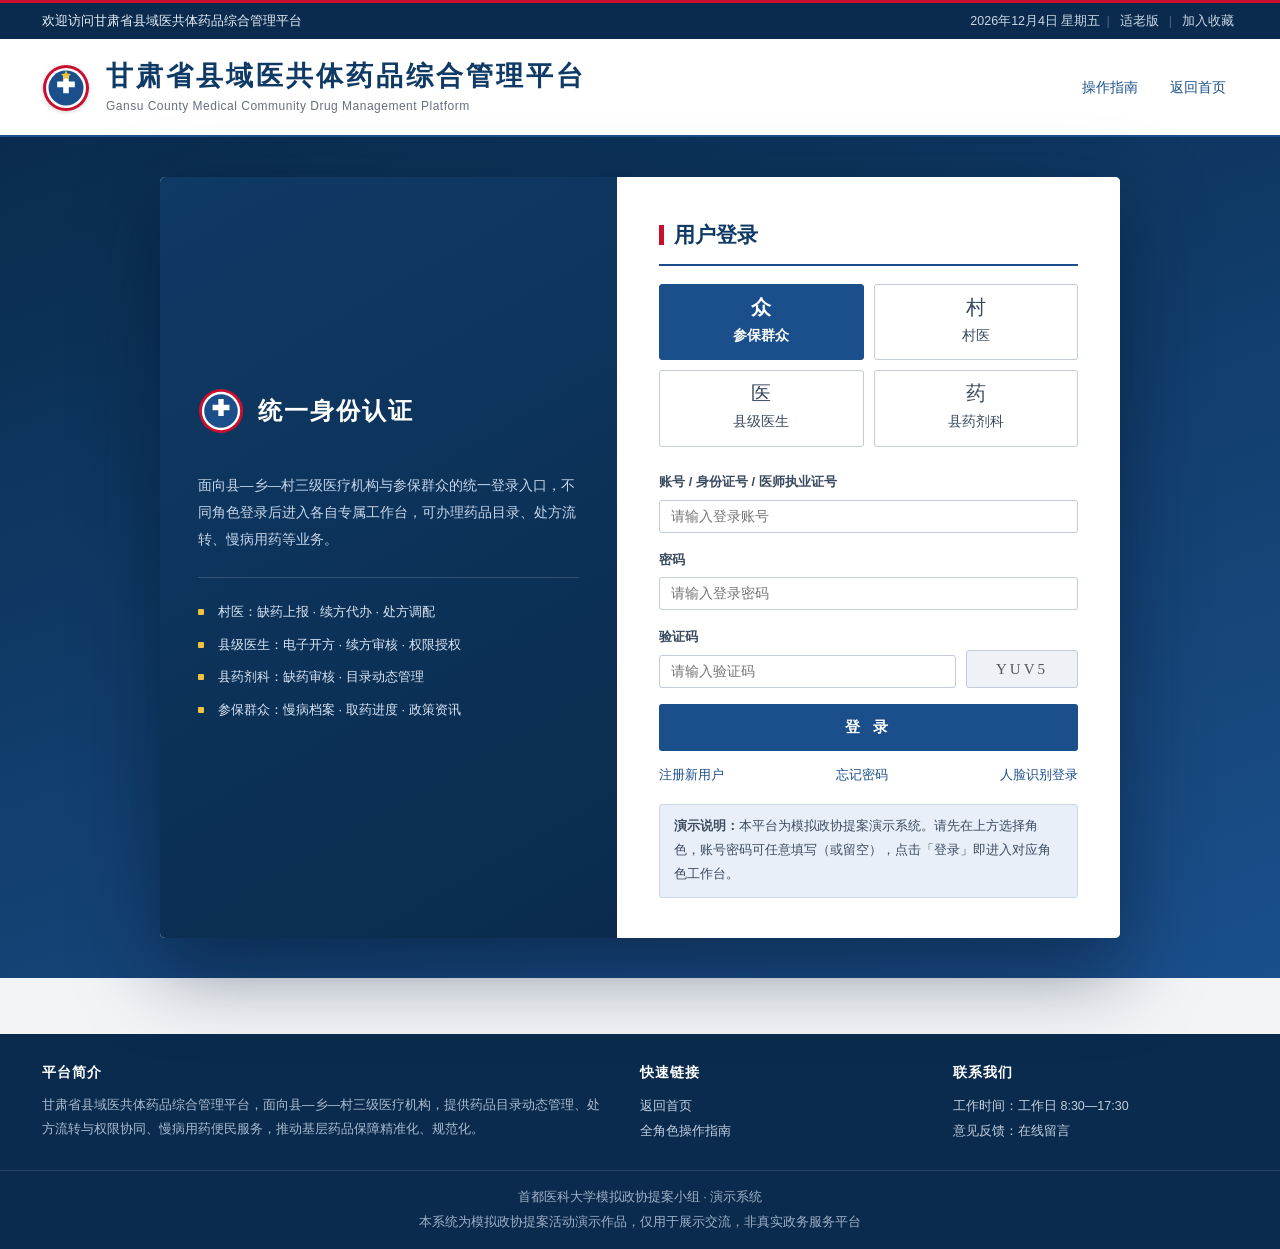
<file: drug-manage.html>
<!DOCTYPE html>
<html lang="zh-CN">
<head>
    <meta charset="UTF-8">
    <meta name="viewport" content="width=device-width, initial-scale=1.0">
    <title>药品目录动态管理 - 甘肃省县域医共体药品综合管理平台</title>
    <link rel="stylesheet" href="common.css">
</head>
<body>
    <!-- 顶部工具条 -->
    <div class="topbar">
        <div class="topbar-inner">
            <span class="welcome">欢迎访问甘肃省县域医共体药品综合管理平台</span>
            <div class="links">
                <span id="today"></span>
                <span class="sep">|</span>
                <a href="javascript:void(0)">适老版</a>
                <span class="sep">|</span>
                <a href="javascript:void(0)">加入收藏</a>
            </div>
        </div>
    </div>

    <!-- 页头 -->
    <header class="main-header">
        <div class="header-inner">
            <a class="brand" href="index.html">
                <svg class="emblem" viewBox="0 0 48 48" width="48" height="48" aria-label="平台标识">
                    <circle cx="24" cy="24" r="23" fill="#c8102e"/>
                    <circle cx="24" cy="24" r="20" fill="#ffffff"/>
                    <circle cx="24" cy="24" r="17.5" fill="#1b4f8b"/>
                    <path d="M21.2 11.6h5.6v6.0h6.0v5.6h-6.0v6.0h-5.6v-6.0h-6.0v-5.6h6.0z" fill="#ffffff"/>
                    <path d="M24 6.4l1.5 3.3 3.6.4-2.7 2.3.8 3.5-3.2-2-3.2 2 .8-3.5-2.7-2.3 3.6-.4z" fill="#f0c33c"/>
                </svg>
                <span class="brand-text">
                    <h1>甘肃省县域医共体药品综合管理平台</h1>
                    <p>Gansu County Medical Community Drug Management Platform</p>
                </span>
            </a>
            <div class="header-right">
                <div class="searchbox">
                    <input type="text" placeholder="请输入药品名称 / 批准文号检索">
                    <button type="button">检索</button>
                </div>
                <div class="header-actions">
                    <a href="guide.html">操作指南</a>
                    <a class="login-btn" href="login.html">用户登录</a>
                </div>
            </div>
        </div>
    </header>

    <!-- 主导航 -->
    <nav class="main-nav">
        <div class="nav-inner">
            <a href="index.html">首页</a>
            <a href="dashboard.html">我的工作台</a>
            <a href="drug-manage.html" class="active">药品目录动态管理</a>
            <a href="prescription.html">处方流转与权限协同</a>
            <a href="chronic-service.html">慢病用药便民服务</a>
            <a href="effect.html">政策成效</a>
        </div>
    </nav>

    <!-- 内页横幅 -->
    <div class="page-banner">
        <div class="page-banner-inner">
            <h1>药品目录动态管理</h1>
            <p>建立覆盖县—乡—村三级的药品需求上报与动态审核机制，以客观申报数据替代人工经验判断，实现药品目录的常态化、精准化调整。</p>
        </div>
    </div>

    <div class="container">
        <div class="crumb">
            <a href="index.html">首页</a><span class="sep">&gt;</span><span>药品目录动态管理</span>
        </div>

        <!-- 统计卡 -->
        <div class="stat-cards">
            <div class="stat-card amber"><div class="n" id="statWait">0</div><div class="l">待审核申报</div></div>
            <div class="stat-card teal"><div class="n" id="statPass">0</div><div class="l">已通过药品</div></div>
            <div class="stat-card"><div class="n" id="statPatient">0</div><div class="l">覆盖用药患者（人）</div></div>
        </div>

        <!-- 功能1 缺药上报（村医权限） -->
        <div class="module" data-roles="village">
            <div class="module-box">
                <div class="module-head">
                    <span class="step-no">1</span>
                    <h3>缺药上报 <span class="sub">村医提交需求，实时进入待审核清单</span></h3>
                </div>
                <form id="drugForm">
                    <div class="form-grid">
                        <div>
                            <label>药品名称<span class="req">*</span></label>
                            <input type="text" id="drugName" placeholder="请输入药品全称，如：硝苯地平控释片" required>
                        </div>
                        <div>
                            <label>生产厂家<span class="req">*</span></label>
                            <input type="text" id="drugFactory" placeholder="药品生产企业名称" required>
                        </div>
                        <div class="full">
                            <label>需求原因（含有无替代药品，用于自动判断替代性）<span class="req">*</span></label>
                            <textarea id="drugReason" rows="3" placeholder="说明基层卫生室缺少该药品的原因、临床适用场景；若注明"无替代药/缺少替代/没有替代品"将自动标记为无合适替代药" required></textarea>
                        </div>
                        <div>
                            <label>覆盖需要用药患者人数<span class="req">*</span></label>
                            <input type="number" id="drugNum" placeholder="预估长期使用该药品的患者数量" min="1" required>
                        </div>
                        <div>
                            <label>上报机构<span class="req">*</span></label>
                            <select id="drugOrg">
                                <option>郭吴村卫生室</option>
                                <option>黑力巴村卫生室</option>
                                <option>阿木去乎镇卫生院</option>
                                <option>黄泥湾镇卫生院</option>
                            </select>
                        </div>
                    </div>
                    <button class="btn" type="submit" style="margin-top:18px">提交上报至数据库</button>
                </form>
            </div>
        </div>

        <!-- 功能2 在线审核（县级药剂科权限） -->
        <div class="module" data-roles="pharmacy">
            <div class="module-box">
                <div class="module-head">
                    <span class="step-no">2</span>
                    <h3>在线审核 <span class="sub">调取数据库申报数据，按紧迫度排序</span></h3>
                    <div class="h-right">县级药剂科权限</div>
                </div>
                <div class="toolbar">
                    <button class="btn sm" onclick="autoSort()">按需求人数排序</button>
                    <button class="btn ghost sm" onclick="renderAuditTable()">恢复原始顺序</button>
                </div>
                <table class="data" id="auditTable">
                    <thead><tr><th>序号</th><th>药品名称</th><th>上报机构</th><th>申报总人数</th><th>有无替代药</th><th>审核状态</th><th>操作</th></tr></thead>
                    <tbody></tbody>
                </table>
            </div>
        </div>

        <!-- 功能3 已通过目录 -->
        <div class="module">
            <div class="module-box">
                <div class="module-head">
                    <span class="step-no">3</span>
                    <h3>已通过动态审核药品目录 <span class="sub">数据库同步展示，支持检索</span></h3>
                </div>
                <div class="toolbar">
                    <div class="search">
                        <svg viewBox="0 0 24 24" width="18" height="18" fill="none" stroke="currentColor" stroke-width="2"><circle cx="11" cy="11" r="7"/><path d="M21 21l-4-4"/></svg>
                        <input type="text" id="searchPass" placeholder="搜索已通过药品名称 / 厂家..." oninput="renderPassTable()">
                    </div>
                </div>
                <table class="data" id="passTable">
                    <thead><tr><th>序号</th><th>药品名称</th><th>生产厂家</th><th>审核通过时间</th></tr></thead>
                    <tbody></tbody>
                </table>
                <!-- 各药品需求热度 -->
                <div class="module-head" style="margin-top:24px">
                    <span class="step-no" style="background:var(--red)">图</span>
                    <h3>各申报药品需求人数 <span class="sub">数据看板</span></h3>
                </div>
                <div class="mini-bars" id="miniBars"></div>
            </div>
        </div>

        <!-- 功能4 全县域临时药品目录（自动生成） -->
        <div class="module">
            <div class="module-box">
                <div class="module-head">
                    <span class="step-no">4</span>
                    <h3>全县域临时药品目录 <span class="sub">原有目录 + 基层上报，自动生成</span></h3>
                    <div class="h-right">自动成图 · 实时更新</div>
                </div>

                <div class="temp-flow">
                    <div class="tf-node"><b id="tfOriginal">0</b><span>原有目录（种）</span></div>
                    <div class="tf-op">+</div>
                    <div class="tf-node"><b id="tfReport">0</b><span>基层上报药品（种）</span></div>
                    <div class="tf-op">=</div>
                    <div class="tf-node hl"><b id="tfTemp">0</b><span>临时目录（种）</span></div>
                    <div class="tf-op arrow">&gt;</div>
                    <div class="tf-node gold"><b id="tfNew">0</b><span>建议新增（种）</span></div>
                </div>
                <p class="temp-note">临时目录由系统依据「原有药品目录」与「各乡镇医院实时上报的药品需求」自动合并去重生成，仅作动态参考、不直接改写正式目录；县药剂科据此研判需求热度，进而指导正式药品目录的调整完善。</p>

                <div class="charts-row">
                    <div class="chart-box">
                        <div class="chart-title">各药品需求人数（按上报人数降序）</div>
                        <div class="svg-chart" id="demandChart"></div>
                    </div>
                    <div class="chart-box">
                        <div class="chart-title">临时目录药品分类构成（品种数）</div>
                        <div class="svg-chart" id="catChart"></div>
                    </div>
                </div>

                <div class="toolbar" style="margin-top:18px">
                    <button class="btn sm" onclick="rebuildTempCatalog()">重新生成临时目录</button>
                    <span class="muted" style="font-size:12.5px">提交缺药上报或完成审核后，本目录与统计图将自动更新</span>
                </div>
                <table class="data" id="tempTable">
                    <thead><tr><th>序号</th><th>药品名称</th><th>分类</th><th>来源</th><th>需求人数</th><th>有无替代药</th><th>建议动作</th></tr></thead>
                    <tbody></tbody>
                </table>
            </div>
        </div>
    </div>

    <!-- 页脚 -->
    <footer class="site-footer">
        <div class="footer-top">
            <div>
                <h5>平台简介</h5>
                <p>甘肃省县域医共体药品综合管理平台，面向县—乡—村三级医疗机构，提供药品目录动态管理、处方流转与权限协同、慢病用药便民服务，推动基层药品保障精准化、规范化。</p>
            </div>
            <div>
                <h5>快速链接</h5>
                <a href="prescription.html">处方流转与权限协同</a>
                <a href="chronic-service.html">慢病用药便民服务</a>
                <a href="guide.html">全角色操作指南</a>
            </div>
            <div>
                <h5>联系我们</h5>
                <a href="javascript:void(0)">工作时间：工作日 8:30—17:30</a>
                <a href="javascript:void(0)">意见反馈：在线留言</a>
            </div>
        </div>
        <div class="footer-bar">
            <div>首都医科大学模拟政协提案小组 · 演示系统</div>
            <div>本系统为模拟政协提案活动演示作品，仅用于展示交流，非真实政务服务平台</div>
        </div>
    </footer>

    <!-- 驳回弹窗 -->
    <div class="modal-mask" id="rejectMask">
        <div class="modal">
            <div class="modal-head">
                <h4>驳回原因</h4>
                <button class="close" onclick="closeReject()">✕</button>
            </div>
            <textarea id="rejectReason" rows="3" placeholder="请填写驳回理由，例如：该药已有同成分替代药、临床证据不足、需求量偏小等"></textarea>
            <div class="actions">
                <button class="btn ghost" onclick="closeReject()">取消</button>
                <button class="btn danger" onclick="confirmReject()">确认驳回</button>
            </div>
        </div>
    </div>

    <div id="toast"></div>

    <script src="drugs-data.js"></script>
    <script src="common.js"></script>
    <script>
        // ===== 演示数据：原有目录 / 基层上报（待审核 + 已通过） =====
        let originalCatalog = [
            { name:"二甲双胍缓释片", cat:"内分泌代谢用药" },
            { name:"阿司匹林肠溶片", cat:"心血管系统用药" },
            { name:"硝苯地平缓释片", cat:"心血管系统用药" },
            { name:"酒石酸美托洛尔片", cat:"心血管系统用药" },
            { name:"奥美拉唑肠溶胶囊", cat:"消化系统用药" },
            { name:"阿莫西林胶囊", cat:"抗感染用药" },
            { name:"布洛芬缓释胶囊", cat:"解热镇痛用药" },
            { name:"蒙脱石散", cat:"消化系统用药" },
            { name:"复方丹参滴丸", cat:"中成药" },
            { name:"氢氯噻嗪片", cat:"心血管系统用药" }
        ];
        let waitAuditList = [
            { name:"苯磺酸氨氯地平片", factory:"辉瑞制药", num:126, replace:"无合适替代药", org:"郭吴村卫生室", cat:"心血管系统用药" },
            { name:"阿托伐他汀钙片", factory:"辉瑞制药", num:89, replace:"有同类替代药", org:"黑力巴村卫生室", cat:"心血管系统用药" },
            { name:"缬沙坦胶囊", factory:"诺华制药", num:64, replace:"无合适替代药", org:"阿木去乎镇卫生院", cat:"心血管系统用药" },
            { name:"瑞舒伐他汀钙片", factory:"阿斯利康", num:58, replace:"有同类替代药", org:"黄泥湾镇卫生院", cat:"心血管系统用药" },
            { name:"硫酸沙丁胺醇吸入气雾剂", factory:"葛兰素史克", num:37, replace:"无合适替代药", org:"郭吴村卫生室", cat:"呼吸系统用药" }
        ];
        let passDrugList = [
            { name:"二甲双胍缓释片", factory:"正大天晴", passTime:"2026-07-15", num:112, replace:"有同类替代药", org:"黑力巴村卫生室", cat:"内分泌代谢用药" },
            { name:"硫酸氢氯吡格雷片", factory:"赛诺菲", passTime:"2026-07-28", num:45, replace:"无合适替代药", org:"阿木去乎镇卫生院", cat:"心血管系统用药" },
            { name:"氯沙坦钾片", factory:"默沙东", passTime:"2026-08-02", num:52, replace:"有同类替代药", org:"黄泥湾镇卫生院", cat:"心血管系统用药" },
            { name:"孟鲁司特钠片", factory:"默沙东", passTime:"2026-08-09", num:33, replace:"有同类替代药", org:"郭吴村卫生室", cat:"呼吸系统用药" },
            { name:"阿卡波糖片", factory:"拜耳医药", passTime:"2026-08-12", num:71, replace:"有同类替代药", org:"黑力巴村卫生室", cat:"内分泌代谢用药" }
        ];
        const CAT_COLORS = {
            "心血管系统用药":"#1b4f8b",
            "内分泌代谢用药":"#c8102e",
            "呼吸系统用药":"#2b6cb0",
            "消化系统用药":"#b8860b",
            "抗感染用药":"#4a8fc0",
            "解热镇痛用药":"#d98a3d",
            "中成药":"#7a4f2a",
            "其他用药":"#8b9bb0"
        };
        let rejectIndex = null;

        function updateStats(){
            document.getElementById("statWait").textContent = waitAuditList.length;
            document.getElementById("statPass").textContent = passDrugList.length;
            document.getElementById("statPatient").textContent = waitAuditList.reduce((s,i)=>s+Number(i.num),0);
        }
        function renderAuditTable(){
            const tbody = document.querySelector("#auditTable tbody");
            tbody.innerHTML = "";
            if(waitAuditList.length === 0){
                tbody.innerHTML = '<tr><td colspan="7" class="empty">暂无待审核申报，可在上方提交新的缺药上报</td></tr>';
            }
            waitAuditList.forEach((item, idx)=>{
                const tr = document.createElement("tr");
                tr.innerHTML = `
                    <td class="num">${idx+1}</td>
                    <td><b>${item.name}</b></td>
                    <td>${item.org}</td>
                    <td class="num"><b style="color:var(--blue)">${item.num}</b> 人</td>
                    <td>${item.replace}</td>
                    <td><span class="badge wait">待审核</span></td>
                    <td>
                        <button class="btn ok sm" onclick="passDrug(${idx})">通过</button>
                        <button class="btn danger sm" onclick="openReject(${idx})">驳回</button>
                    </td>`;
                tbody.appendChild(tr);
            });
            updateStats(); renderMiniBars(); refreshTemp();
        }
        function passDrug(i){
            const row = waitAuditList[i];
            passDrugList.push({ name:row.name, factory:row.factory, passTime:"2026-08-14", num:row.num||0, replace:row.replace||"", org:row.org||"", cat:row.cat||"其他用药" });
            waitAuditList.splice(i,1);
            renderAuditTable(); renderPassTable();
            toast("审核通过，「" + row.name + "」已移入下方药品目录");
        }
        function openReject(i){ rejectIndex = i; document.getElementById("rejectReason").value = ""; document.getElementById("rejectMask").classList.add("show"); }
        function closeReject(){ document.getElementById("rejectMask").classList.remove("show"); rejectIndex = null; }
        function confirmReject(){
            const reason = document.getElementById("rejectReason").value.trim() || "未填写理由";
            const row = waitAuditList[rejectIndex];
            waitAuditList.splice(rejectIndex,1);
            closeReject();
            renderAuditTable();
            toast("已驳回「" + row.name + "」，理由：" + reason, "error");
        }
        function autoSort(){ waitAuditList.sort((a,b)=>b.num-a.num); renderAuditTable(); toast("已按需求人数从高到低排序"); }
        function renderPassTable(){
            const kw = document.getElementById("searchPass").value.trim();
            const tbody = document.querySelector("#passTable tbody");
            tbody.innerHTML = "";
            const list = passDrugList.filter(d=>!kw || d.name.includes(kw) || d.factory.includes(kw));
            if(list.length === 0){
                tbody.innerHTML = '<tr><td colspan="4" class="empty">' + (kw ? "未找到匹配药品" : "暂无已通过药品") + '</td></tr>';
            }
            list.forEach((item, idx)=>{
                const tr = document.createElement("tr");
                tr.innerHTML = `<td class="num">${idx+1}</td><td><b>${item.name}</b></td><td>${item.factory}</td><td><span class="badge pass">${item.passTime}</span></td>`;
                tbody.appendChild(tr);
            });
            updateStats();
        }
        function renderMiniBars(){
            const map = {};
            waitAuditList.forEach(i=>map[i.name]=(map[i.name]||0)+Number(i.num));
            const box = document.getElementById("miniBars");
            box.innerHTML = "";
            const names = Object.keys(map);
            if(names.length === 0){ box.innerHTML = '<div class="empty">暂无申报数据</div>'; return; }
            const max = Math.max(...names.map(n=>map[n]));
            names.forEach(n=>{
                const pct = Math.max(8, Math.round(map[n]/max*100));
                const div = document.createElement("div");
                div.className = "mini-bar";
                div.innerHTML = `<div class="name">${n}</div><div class="track"><div class="fill" data-w="${pct}"></div></div><div class="val">${map[n]}人</div>`;
                box.appendChild(div);
            });
            requestAnimationFrame(()=>document.querySelectorAll("#miniBars .fill").forEach(f=>f.style.width=f.dataset.w+"%"));
        }

        /* ========== 全县域临时药品目录（原有目录 + 基层上报 → 自动成图） ========== */
        function buildTempCatalog(){
            const map = {};
            originalCatalog.forEach(function(d){ map[d.name] = { name:d.name, cat:d.cat, inOriginal:true, reported:false, demand:0, replace:"" }; });
            waitAuditList.concat(passDrugList).forEach(function(r){
                if(!map[r.name]) map[r.name] = { name:r.name, cat:r.cat||"其他用药", inOriginal:false, reported:true, demand:0, replace:"" };
                else map[r.name].reported = true;
                map[r.name].demand += Number(r.num)||0;
                if(!map[r.name].replace) map[r.name].replace = r.replace||"";
            });
            return Object.keys(map).map(function(k){ return map[k]; }).map(function(d){
                var action;
                if(d.inOriginal && d.reported) action = "保留·加量";
                else if(!d.inOriginal && d.reported) action = "新增纳入";
                else action = "维持现状";
                d.action = action;
                return d;
            }).sort(function(a,b){
                var rank = { "新增纳入":0, "保留·加量":1, "维持现状":2 };
                return (rank[a.action]-rank[b.action]) || (b.demand-a.demand);
            });
        }
        function renderTempTable(){
            const temp = buildTempCatalog();
            const tbody = document.querySelector("#tempTable tbody");
            tbody.innerHTML = "";
            temp.forEach(function(d, i){
                let src, badge;
                if(d.inOriginal && d.reported){ src = "原有目录＋新报"; badge = '<span class="badge warn">保留·加量</span>'; }
                else if(!d.inOriginal && d.reported){ src = "基层新报"; badge = '<span class="badge red">新增纳入</span>'; }
                else { src = "原有目录"; badge = '<span class="badge gray">维持现状</span>'; }
                const demand = d.demand ? '<b style="color:var(--blue)">' + d.demand + '</b> 人' : '<span class="muted">—</span>';
                const repl = d.reported ? (d.replace||"有同类替代药") : '<span class="muted">—</span>';
                tbody.innerHTML += '<tr><td class="num">' + (i+1) + '</td><td><b>' + d.name + '</b></td><td>' + d.cat + '</td><td>' + src + '</td><td class="num">' + demand + '</td><td>' + repl + '</td><td>' + badge + '</td></tr>';
            });
        }
        function renderDemandChart(){
            const box = document.getElementById("demandChart");
            const map = {};
            waitAuditList.concat(passDrugList).forEach(function(r){
                map[r.name] = map[r.name] || { name:r.name, demand:0, replace:"" };
                map[r.name].demand += Number(r.num)||0;
                map[r.name].replace = map[r.name].replace || (r.replace||"");
            });
            const items = Object.keys(map).map(function(k){ return map[k]; }).sort(function(a,b){ return b.demand-a.demand; });
            if(items.length === 0){ box.innerHTML = '<div class="empty">暂无上报数据，请先在上方提交缺药上报</div>'; return; }
            const labelW=195, gap=8, plotW=455, valW=46, rightPad=14, W=labelW+gap+plotW+valW+rightPad;
            const rowH=30, top=10, barH=20;
            const axisY = top + items.length*rowH + 4;
            const H = axisY + 24;
            const max = items[0].demand;
            let s = '<svg viewBox="0 0 ' + W + ' ' + H + '" role="img" aria-label="各药品需求人数柱状图">';
            const ticks = 4;
            for(let g=0; g<=ticks; g++){
                const x = labelW+gap + plotW*g/ticks;
                const val = Math.round(max*g/ticks);
                s += '<line x1="' + x + '" y1="' + top + '" x2="' + x + '" y2="' + axisY + '" stroke="#e6ebf2"/>';
                s += '<text x="' + x + '" y="' + (axisY+15) + '" font-size="11" fill="#67707e" text-anchor="middle">' + val + '</text>';
            }
            s += '<line x1="' + (labelW+gap) + '" y1="' + axisY + '" x2="' + (labelW+gap+plotW) + '" y2="' + axisY + '" stroke="#c3cbd8"/>';
            items.forEach(function(it, i){
                const y = top + i*rowH;
                const w = Math.max(5, it.demand/max*plotW);
                const red = /无替代|没有替代|缺少替代|替代品/.test(it.replace||"");
                const color = red ? "#c8102e" : "#1b4f8b";
                s += '<text x="' + labelW + '" y="' + (y+rowH/2+4) + '" font-size="12.5" fill="#3a4a5f" text-anchor="end">' + it.name + '</text>';
                s += '<rect x="' + (labelW+gap) + '" y="' + (y+(rowH-barH)/2) + '" width="' + w + '" height="' + barH + '" rx="2" fill="' + color + '"/>';
                s += '<text x="' + (labelW+gap+w+6) + '" y="' + (y+rowH/2+4) + '" font-size="12" fill="' + color + '" font-weight="700">' + it.demand + '</text>';
            });
            s += '</svg>';
            s += '<div class="legend"><span><i style="background:#c8102e"></i>无合适替代药（急需纳入）</span><span><i style="background:#1b4f8b"></i>有同类替代药</span></div>';
            box.innerHTML = s;
        }
        function renderCatChart(){
            const box = document.getElementById("catChart");
            const temp = buildTempCatalog();
            const catMap = {};
            temp.forEach(function(d){ catMap[d.cat] = (catMap[d.cat]||0) + 1; });
            const cats = Object.keys(catMap).map(function(c){ return { name:c, count:catMap[c], color: CAT_COLORS[c]||"#8b9bb0" }; }).sort(function(a,b){ return b.count-a.count; });
            const total = cats.reduce(function(s,c){ return s+c.count; }, 0) || 1;
            const size=240, cx=120, cy=104, r=70, sw=34;
            const C = 2*Math.PI*r;
            let offset = 0, circ = "";
            cats.forEach(function(c){
                const dash = c.count/total*C;
                circ += '<circle cx="' + cx + '" cy="' + cy + '" r="' + r + '" fill="none" stroke="' + c.color + '" stroke-width="' + sw + '" stroke-dasharray="' + dash + ' ' + (C-dash) + '" stroke-dashoffset="' + (-offset) + '"/>';
                offset += dash;
            });
            let s = '<svg viewBox="0 0 ' + size + ' 208" role="img" aria-label="临时目录药品分类构成">';
            s += circ;
            s += '<text x="' + cx + '" y="' + (cy-2) + '" font-size="28" font-weight="700" fill="#1b4f8b" text-anchor="middle">' + total + '</text>';
            s += '<text x="' + cx + '" y="' + (cy+18) + '" font-size="12" fill="#67707e" text-anchor="middle">品种总数</text>';
            s += '</svg>';
            let leg = '<div class="legend">';
            cats.forEach(function(c){
                leg += '<span><i style="background:' + c.color + '"></i>' + c.name + ' ' + c.count + '种（' + Math.round(c.count/total*100) + '%）</span>';
            });
            leg += '</div>';
            box.innerHTML = s + leg;
        }
        function refreshTemp(){
            const temp = buildTempCatalog();
            const reportedNames = {};
            waitAuditList.concat(passDrugList).forEach(function(r){ reportedNames[r.name] = 1; });
            const newCnt = temp.filter(function(d){ return !d.inOriginal && d.reported; }).length;
            document.getElementById("tfOriginal").textContent = originalCatalog.length;
            document.getElementById("tfReport").textContent = Object.keys(reportedNames).length;
            document.getElementById("tfTemp").textContent = temp.length;
            document.getElementById("tfNew").textContent = newCnt;
            renderTempTable();
            renderDemandChart();
            renderCatChart();
        }
        window.rebuildTempCatalog = function(){ refreshTemp(); toast("临时药品目录已重新生成"); };

        document.getElementById("drugForm").addEventListener("submit", function(e){
            e.preventDefault();
            const drugName = document.getElementById("drugName").value.trim();
            const drugFactory = document.getElementById("drugFactory").value.trim();
            const drugReason = document.getElementById("drugReason").value.trim();
            const drugNum = document.getElementById("drugNum").value;
            const drugOrg = document.getElementById("drugOrg").value;
            let replaceTip = "有同类替代药";
            if(/无替代|缺少替代|没有替代|替代品缺失/.test(drugReason)) replaceTip = "无合适替代药";
            const dbHit = (window.DRUG_DB||[]).find(d => d.name === drugName);
            const cat = dbHit ? dbHit.cat : "其他用药";
            const factory = drugFactory || (dbHit ? dbHit.fac : "");
            waitAuditList.push({ name:drugName, factory:factory, num:Number(drugNum), replace:replaceTip, org:drugOrg, cat:cat });
            renderAuditTable();
            this.reset();
            toast("提交成功！已进入待审核清单，下方「临时药品目录」统计图已自动更新");
        });

        window.onload = function(){ renderAuditTable(); renderPassTable(); };
    </script>
</body>
</html>
</file>
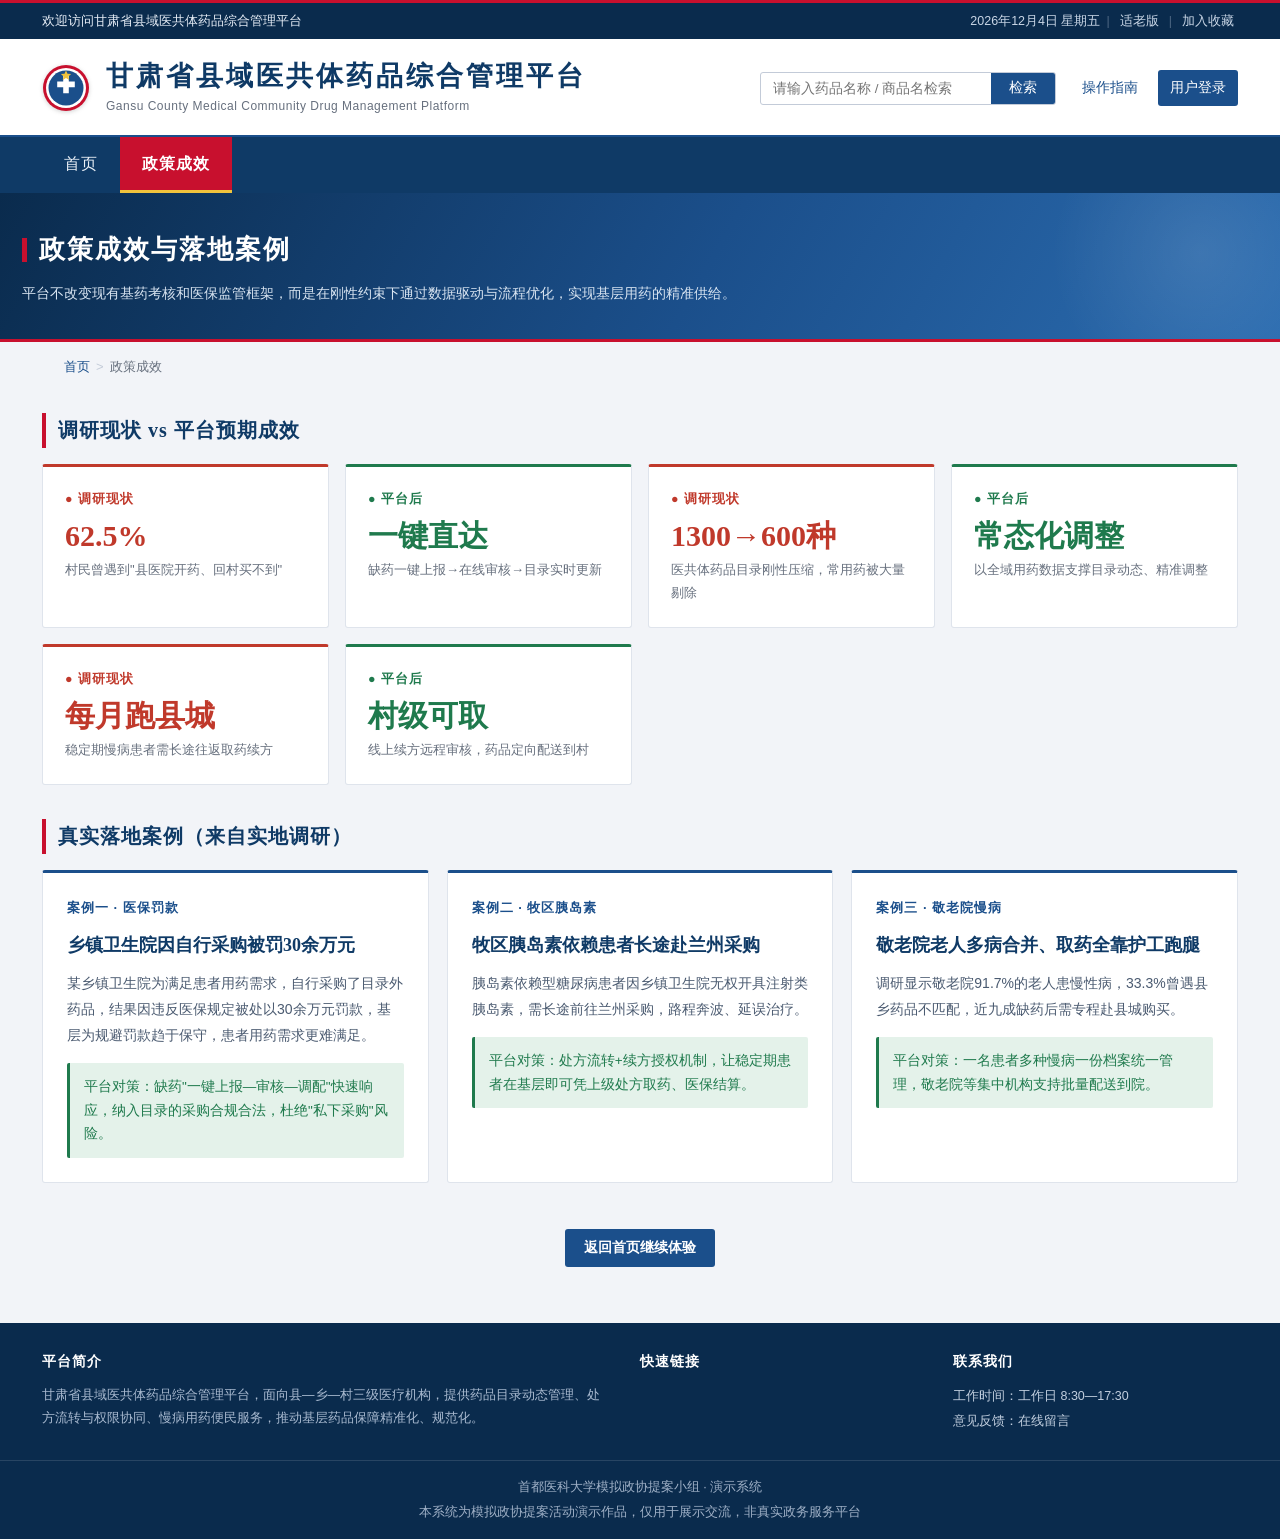
<file: effect.html>
<!DOCTYPE html>
<html lang="zh-CN">
<head>
    <meta charset="UTF-8">
    <meta name="viewport" content="width=device-width, initial-scale=1.0">
    <title>政策成效与落地案例 - 甘肃省县域医共体药品综合管理平台</title>
    <link rel="stylesheet" href="common.css">
    <style>
        .sec-title{font-size:20px;font-weight:700;color:var(--blue-deep);margin:34px 0 16px;padding-left:12px;border-left:4px solid var(--red);font-family:var(--serif);letter-spacing:1px}
        .compare-grid{display:grid;grid-template-columns:repeat(auto-fit,minmax(250px,1fr));gap:16px}
        .cmp{background:#fff;border:1px solid var(--line);border-radius:var(--radius);padding:22px;border-top:3px solid var(--blue)}
        .cmp.before{border-top-color:var(--danger)}
        .cmp.after{border-top-color:var(--ok)}
        .cmp .tag{font-size:12.5px;font-weight:700;letter-spacing:1px;margin-bottom:8px}
        .cmp.before .tag{color:var(--danger)}
        .cmp.after .tag{color:var(--ok)}
        .cmp .big{font-size:30px;font-weight:700;line-height:1.15;margin-bottom:6px;font-family:var(--serif)}
        .cmp.before .big{color:var(--danger)}
        .cmp.after .big{color:var(--ok)}
        .cmp p{font-size:13px;color:var(--muted)}
        .cases{display:grid;grid-template-columns:repeat(auto-fit,minmax(300px,1fr));gap:18px}
        .case{background:#fff;border:1px solid var(--line);border-radius:var(--radius);padding:24px;border-top:3px solid var(--blue);transition:.2s}
        .case:hover{border-color:var(--blue-border);box-shadow:var(--shadow-lg)}
        .case .k{font-size:13px;font-weight:700;color:var(--blue);letter-spacing:1px;margin-bottom:10px}
        .case h4{font-family:var(--serif);font-size:18px;color:var(--blue-deep);margin-bottom:10px}
        .case p{font-size:14px;color:#4a5a70;line-height:1.85}
        .case .sol{margin-top:14px;padding:12px 14px;background:var(--ok-bg);border-left:3px solid var(--ok);border-radius:2px;font-size:13.5px;color:var(--ok)}
    </style>
</head>
<body>
    <!-- 顶部工具条 -->
    <div class="topbar">
        <div class="topbar-inner">
            <span class="welcome">欢迎访问甘肃省县域医共体药品综合管理平台</span>
            <div class="links">
                <span id="today"></span>
                <span class="sep">|</span>
                <a href="javascript:void(0)">适老版</a>
                <span class="sep">|</span>
                <a href="javascript:void(0)">加入收藏</a>
            </div>
        </div>
    </div>

    <!-- 页头 -->
    <header class="main-header">
        <div class="header-inner">
            <a class="brand" href="index.html">
                <svg class="emblem" viewBox="0 0 48 48" width="48" height="48" aria-label="平台标识">
                    <circle cx="24" cy="24" r="23" fill="#c8102e"/>
                    <circle cx="24" cy="24" r="20" fill="#ffffff"/>
                    <circle cx="24" cy="24" r="17.5" fill="#1b4f8b"/>
                    <path d="M21.2 11.6h5.6v6.0h6.0v5.6h-6.0v6.0h-5.6v-6.0h-6.0v-5.6h6.0z" fill="#ffffff"/>
                    <path d="M24 6.4l1.5 3.3 3.6.4-2.7 2.3.8 3.5-3.2-2-3.2 2 .8-3.5-2.7-2.3 3.6-.4z" fill="#f0c33c"/>
                </svg>
                <span class="brand-text">
                    <h1>甘肃省县域医共体药品综合管理平台</h1>
                    <p>Gansu County Medical Community Drug Management Platform</p>
                </span>
            </a>
            <div class="header-right">
                <div class="searchbox">
                    <input type="text" placeholder="请输入药品名称 / 批准文号检索">
                    <button type="button">检索</button>
                </div>
                <div class="header-actions">
                    <a href="guide.html">操作指南</a>
                    <a class="login-btn" href="login.html">用户登录</a>
                </div>
            </div>
        </div>
    </header>

    <!-- 主导航 -->
    <nav class="main-nav">
        <div class="nav-inner">
            <a href="index.html">首页</a>
            <a href="dashboard.html">我的工作台</a>
            <a href="drug-manage.html">药品目录动态管理</a>
            <a href="prescription.html">处方流转与权限协同</a>
            <a href="chronic-service.html">慢病用药便民服务</a>
            <a href="effect.html" class="active">政策成效</a>
        </div>
    </nav>

    <!-- 内页横幅 -->
    <div class="page-banner">
        <div class="page-banner-inner">
            <h1>政策成效与落地案例</h1>
            <p>平台不改变现有基药考核和医保监管框架，而是在刚性约束下通过数据驱动与流程优化，实现基层用药的精准供给。</p>
        </div>
    </div>

    <div class="container">
        <div class="crumb">
            <a href="index.html">首页</a><span class="sep">&gt;</span><span>政策成效</span>
        </div>

        <div class="sec-title">调研现状 vs 平台预期成效</div>
        <div class="compare-grid">
            <div class="cmp before">
                <div class="tag">● 调研现状</div>
                <div class="big">62.5%</div>
                <p>村民曾遇到"县医院开药、回村买不到"</p>
            </div>
            <div class="cmp after">
                <div class="tag">● 平台后</div>
                <div class="big">一键直达</div>
                <p>缺药一键上报→在线审核→目录实时更新</p>
            </div>
            <div class="cmp before">
                <div class="tag">● 调研现状</div>
                <div class="big">1300→600种</div>
                <p>医共体药品目录刚性压缩，常用药被大量剔除</p>
            </div>
            <div class="cmp after">
                <div class="tag">● 平台后</div>
                <div class="big">常态化调整</div>
                <p>以全域用药数据支撑目录动态、精准调整</p>
            </div>
            <div class="cmp before">
                <div class="tag">● 调研现状</div>
                <div class="big">每月跑县城</div>
                <p>稳定期慢病患者需长途往返取药续方</p>
            </div>
            <div class="cmp after">
                <div class="tag">● 平台后</div>
                <div class="big">村级可取</div>
                <p>线上续方远程审核，药品定向配送到村</p>
            </div>
        </div>

        <div class="sec-title">真实落地案例（来自实地调研）</div>
        <div class="cases">
            <div class="case">
                <div class="k">案例一 · 医保罚款</div>
                <h4>乡镇卫生院因自行采购被罚30余万元</h4>
                <p>某乡镇卫生院为满足患者用药需求，自行采购了目录外药品，结果因违反医保规定被处以30余万元罚款，基层为规避罚款趋于保守，患者用药需求更难满足。</p>
                <div class="sol">平台对策：缺药"一键上报—审核—调配"快速响应，纳入目录的采购合规合法，杜绝"私下采购"风险。</div>
            </div>
            <div class="case">
                <div class="k">案例二 · 牧区胰岛素</div>
                <h4>牧区胰岛素依赖患者长途赴兰州采购</h4>
                <p>胰岛素依赖型糖尿病患者因乡镇卫生院无权开具注射类胰岛素，需长途前往兰州采购，路程奔波、延误治疗。</p>
                <div class="sol">平台对策：处方流转+续方授权机制，让稳定期患者在基层即可凭上级处方取药、医保结算。</div>
            </div>
            <div class="case">
                <div class="k">案例三 · 敬老院慢病</div>
                <h4>敬老院老人多病合并、取药全靠护工跑腿</h4>
                <p>调研显示敬老院91.7%的老人患慢性病，33.3%曾遇县乡药品不匹配，近九成缺药后需专程赴县城购买。</p>
                <div class="sol">平台对策：一名患者多种慢病一份档案统一管理，敬老院等集中机构支持批量配送到院。</div>
            </div>
        </div>

        <div style="text-align:center;margin:46px 0 10px">
            <a class="btn" href="index.html">返回首页继续体验</a>
        </div>
    </div>

    <!-- 页脚 -->
    <footer class="site-footer">
        <div class="footer-top">
            <div>
                <h5>平台简介</h5>
                <p>甘肃省县域医共体药品综合管理平台，面向县—乡—村三级医疗机构，提供药品目录动态管理、处方流转与权限协同、慢病用药便民服务，推动基层药品保障精准化、规范化。</p>
            </div>
            <div>
                <h5>快速链接</h5>
                <a href="drug-manage.html">药品目录动态管理</a>
                <a href="prescription.html">处方流转与权限协同</a>
                <a href="chronic-service.html">慢病用药便民服务</a>
            </div>
            <div>
                <h5>联系我们</h5>
                <a href="javascript:void(0)">工作时间：工作日 8:30—17:30</a>
                <a href="javascript:void(0)">意见反馈：在线留言</a>
            </div>
        </div>
        <div class="footer-bar">
            <div>首都医科大学模拟政协提案小组 · 演示系统</div>
            <div>本系统为模拟政协提案活动演示作品，仅用于展示交流，非真实政务服务平台</div>
        </div>
    </footer>

    <script src="drugs-data.js"></script>
    <script src="common.js"></script>
</body>
</html>
</file>
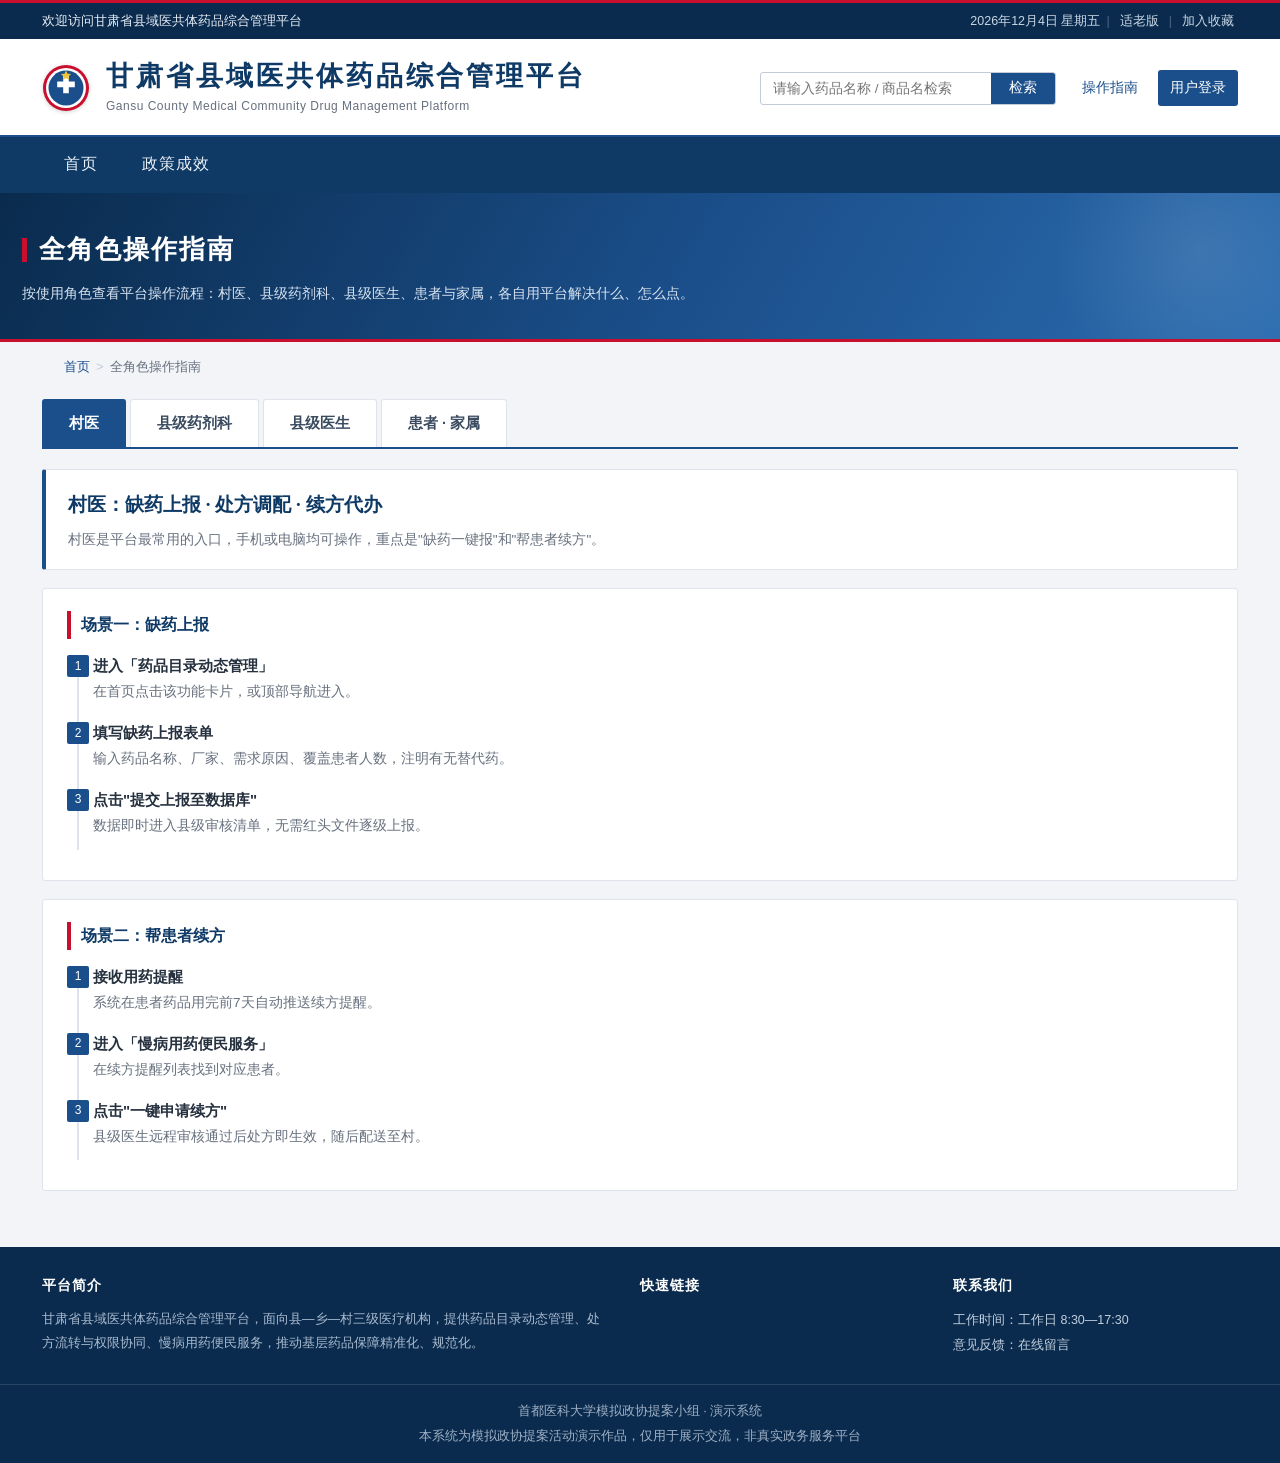
<file: guide.html>
<!DOCTYPE html>
<html lang="zh-CN">
<head>
    <meta charset="UTF-8">
    <meta name="viewport" content="width=device-width, initial-scale=1.0">
    <title>全角色操作指南 - 甘肃省县域医共体药品综合管理平台</title>
    <link rel="stylesheet" href="common.css">
    <style>
        .tabs{display:flex;gap:0;flex-wrap:wrap;margin-bottom:20px;border-bottom:2px solid var(--blue)}
        .tab{padding:11px 26px;background:#fff;border:1px solid var(--line);border-bottom:none;border-radius:3px 3px 0 0;font-size:14.5px;font-weight:600;cursor:pointer;color:#3a4a5f;transition:.15s;margin-right:4px}
        .tab:hover{color:var(--blue);background:var(--blue-light)}
        .tab.active{background:var(--blue);color:#fff;border-color:var(--blue);position:relative}
        .tab.active::after{content:"";position:absolute;left:0;right:0;bottom:-2px;height:2px;background:var(--blue)}
        .role-panel{display:none}
        .role-panel.show{display:block}
        .role-head{background:#fff;border:1px solid var(--line);border-left:4px solid var(--blue);border-radius:var(--radius);padding:18px 22px;margin-bottom:18px}
        .role-head h3{font-family:var(--serif);font-size:19px;color:var(--blue-deep);margin-bottom:6px}
        .role-head p{color:var(--muted);font-size:13.5px}
        .flow{background:#fff;border:1px solid var(--line);border-radius:var(--radius);padding:22px 24px;margin-bottom:18px}
        .flow h4{font-size:16px;color:var(--blue-deep);margin-bottom:14px;padding-left:10px;border-left:4px solid var(--red)}
        .step-line{position:relative;padding:0 0 4px 26px}
        .step-line::before{content:"";position:absolute;left:10px;top:8px;bottom:8px;width:2px;background:var(--line)}
        .step{position:relative;margin-bottom:16px}
        .step::before{content:attr(data-n);position:absolute;left:-26px;top:2px;width:22px;height:22px;border-radius:2px;background:var(--blue);color:#fff;font-size:12px;display:flex;align-items:center;justify-content:center}
        .step b{display:block;font-size:15px;color:var(--text)}
        .step span{font-size:13.5px;color:var(--muted)}
        .chip{display:inline-block;background:var(--blue-light);color:var(--blue);border-radius:2px;padding:1px 8px;font-size:12.5px;margin-left:6px}
    </style>
</head>
<body>
    <!-- 顶部工具条 -->
    <div class="topbar">
        <div class="topbar-inner">
            <span class="welcome">欢迎访问甘肃省县域医共体药品综合管理平台</span>
            <div class="links">
                <span id="today"></span>
                <span class="sep">|</span>
                <a href="javascript:void(0)">适老版</a>
                <span class="sep">|</span>
                <a href="javascript:void(0)">加入收藏</a>
            </div>
        </div>
    </div>

    <!-- 页头 -->
    <header class="main-header">
        <div class="header-inner">
            <a class="brand" href="index.html">
                <svg class="emblem" viewBox="0 0 48 48" width="48" height="48" aria-label="平台标识">
                    <circle cx="24" cy="24" r="23" fill="#c8102e"/>
                    <circle cx="24" cy="24" r="20" fill="#ffffff"/>
                    <circle cx="24" cy="24" r="17.5" fill="#1b4f8b"/>
                    <path d="M21.2 11.6h5.6v6.0h6.0v5.6h-6.0v6.0h-5.6v-6.0h-6.0v-5.6h6.0z" fill="#ffffff"/>
                    <path d="M24 6.4l1.5 3.3 3.6.4-2.7 2.3.8 3.5-3.2-2-3.2 2 .8-3.5-2.7-2.3 3.6-.4z" fill="#f0c33c"/>
                </svg>
                <span class="brand-text">
                    <h1>甘肃省县域医共体药品综合管理平台</h1>
                    <p>Gansu County Medical Community Drug Management Platform</p>
                </span>
            </a>
            <div class="header-right">
                <div class="searchbox">
                    <input type="text" placeholder="请输入药品名称 / 批准文号检索">
                    <button type="button">检索</button>
                </div>
                <div class="header-actions">
                    <a href="guide.html">操作指南</a>
                    <a class="login-btn" href="login.html">用户登录</a>
                </div>
            </div>
        </div>
    </header>

    <!-- 主导航 -->
    <nav class="main-nav">
        <div class="nav-inner">
            <a href="index.html">首页</a>
            <a href="dashboard.html">我的工作台</a>
            <a href="drug-manage.html">药品目录动态管理</a>
            <a href="prescription.html">处方流转与权限协同</a>
            <a href="chronic-service.html">慢病用药便民服务</a>
            <a href="effect.html">政策成效</a>
        </div>
    </nav>

    <!-- 内页横幅 -->
    <div class="page-banner">
        <div class="page-banner-inner">
            <h1>全角色操作指南</h1>
            <p>按使用角色查看平台操作流程：村医、县级药剂科、县级医生、患者与家属，各自用平台解决什么、怎么点。</p>
        </div>
    </div>

    <div class="container">
        <div class="crumb">
            <a href="index.html">首页</a><span class="sep">&gt;</span><span>全角色操作指南</span>
        </div>

        <div class="tabs" style="margin-top:20px">
            <div class="tab active" onclick="switchRole(this,'cunyi')">村医</div>
            <div class="tab" onclick="switchRole(this,'yaoji')">县级药剂科</div>
            <div class="tab" onclick="switchRole(this,'ysheng')">县级医生</div>
            <div class="tab" onclick="switchRole(this,'huanzhe')">患者 · 家属</div>
        </div>

        <!-- 村医 -->
        <div class="role-panel show" id="cunyi">
            <div class="role-head">
                <h3>村医：缺药上报 · 处方调配 · 续方代办</h3>
                <p>村医是平台最常用的入口，手机或电脑均可操作，重点是"缺药一键报"和"帮患者续方"。</p>
            </div>
            <div class="flow">
                <h4>场景一：缺药上报</h4>
                <div class="step-line">
                    <div class="step" data-n="1"><b>进入「药品目录动态管理」</b><span>在首页点击该功能卡片，或顶部导航进入。</span></div>
                    <div class="step" data-n="2"><b>填写缺药上报表单</b><span>输入药品名称、厂家、需求原因、覆盖患者人数，注明有无替代药。</span></div>
                    <div class="step" data-n="3"><b>点击"提交上报至数据库"</b><span>数据即时进入县级审核清单，无需红头文件逐级上报。</span></div>
                </div>
            </div>
            <div class="flow">
                <h4>场景二：帮患者续方</h4>
                <div class="step-line">
                    <div class="step" data-n="1"><b>接收用药提醒</b><span>系统在患者药品用完前7天自动推送续方提醒。</span></div>
                    <div class="step" data-n="2"><b>进入「慢病用药便民服务」</b><span>在续方提醒列表找到对应患者。</span></div>
                    <div class="step" data-n="3"><b>点击"一键申请续方"</b><span>县级医生远程审核通过后处方即生效，随后配送至村。</span></div>
                </div>
            </div>
        </div>

        <!-- 县级药剂科 -->
        <div class="role-panel" id="yaoji">
            <div class="role-head">
                <h3>县级药剂科：在线审核 · 目录动态调整</h3>
                <p>药剂科负责审核全县缺药申报，用客观数据替代人工经验判断。</p>
            </div>
            <div class="flow">
                <h4>操作流程</h4>
                <div class="step-line">
                    <div class="step" data-n="1"><b>进入「药品目录动态管理」→"在线审核"</b><span>系统已按需求紧迫度汇总全县申报。</span></div>
                    <div class="step" data-n="2"><b>查看每项申报</b><span>直接看到药品名称、上报机构、申报人数、有无替代药。</span></div>
                    <div class="step" data-n="3"><b>点击"通过"或"驳回"</b><span>驳回需填写理由；通过后药品自动进入可采购目录。</span></div>
                    <div class="step" data-n="4"><b>查看"已通过药品目录"</b><span>目录实时更新，各基层机构可立即采购。</span></div>
                </div>
            </div>
        </div>

        <!-- 县级医生 -->
        <div class="role-panel" id="ysheng">
            <div class="role-head">
                <h3>县级医生：电子开方 · 远程续方审核 · 下发授权</h3>
                <p>县级医生是处方流转的起点，也是续方审核和权限授权的决策方。</p>
            </div>
            <div class="flow">
                <h4>操作流程</h4>
                <div class="step-line">
                    <div class="step" data-n="1"><b>进入「处方流转与权限协同」</b><span>在"县级医生开方"模块填写患者、药品、用量、配送地点。</span></div>
                    <div class="step" data-n="2"><b>勾选"允许基层取药"</b><span>处方自动流转至患者所在乡镇卫生院/村卫生室。</span></div>
                    <div class="step" data-n="3"><b>远程审核续方申请</b><span>对村医提交的稳定期慢病续方在线审批。</span></div>
                    <div class="step" data-n="4"><b>下发临时续方授权</b><span>在"续方临时授权管理"中设置授权范围与有效期，到期自动收回。</span></div>
                </div>
            </div>
        </div>

        <!-- 患者家属 -->
        <div class="role-panel" id="huanzhe">
            <div class="role-head">
                <h3>患者 · 家属：就近取药 · 送药上门 · 免跑县城</h3>
                <p>患者和家属无需操作复杂系统，只需接收提醒、就近取药或等待送药上门。</p>
            </div>
            <div class="flow">
                <h4>体验流程</h4>
                <div class="step-line">
                    <div class="step" data-n="1"><b>接收用药提醒</b><span>药品用完前7天，患者/家属微信收到续方提醒。</span></div>
                    <div class="step" data-n="2"><b>确认续方</b><span>由村医代办线上续方，或电话告知村医即可。</span></div>
                    <div class="step" data-n="3"><b>就近取药 / 上门送药</b><span>到村卫生室取药报销，行动不便老人由村医送药上门。</span></div>
                    <div class="step" data-n="4"><b>跟踪配送</b><span>在"中心药房定向配送"进度条查看药品位置。</span></div>
                </div>
            </div>
        </div>
    </div>

    <!-- 页脚 -->
    <footer class="site-footer">
        <div class="footer-top">
            <div>
                <h5>平台简介</h5>
                <p>甘肃省县域医共体药品综合管理平台，面向县—乡—村三级医疗机构，提供药品目录动态管理、处方流转与权限协同、慢病用药便民服务，推动基层药品保障精准化、规范化。</p>
            </div>
            <div>
                <h5>快速链接</h5>
                <a href="drug-manage.html">药品目录动态管理</a>
                <a href="prescription.html">处方流转与权限协同</a>
                <a href="chronic-service.html">慢病用药便民服务</a>
            </div>
            <div>
                <h5>联系我们</h5>
                <a href="javascript:void(0)">工作时间：工作日 8:30—17:30</a>
                <a href="javascript:void(0)">意见反馈：在线留言</a>
            </div>
        </div>
        <div class="footer-bar">
            <div>首都医科大学模拟政协提案小组 · 演示系统</div>
            <div>本系统为模拟政协提案活动演示作品，仅用于展示交流，非真实政务服务平台</div>
        </div>
    </footer>

    <script src="drugs-data.js"></script>
    <script src="common.js"></script>
    <script>
        function switchRole(btn, id){
            document.querySelectorAll(".tab").forEach(t=>t.classList.remove("active"));
            btn.classList.add("active");
            document.querySelectorAll(".role-panel").forEach(p=>p.classList.remove("show"));
            document.getElementById(id).classList.add("show");
        }
    </script>
</body>
</html>
</file>
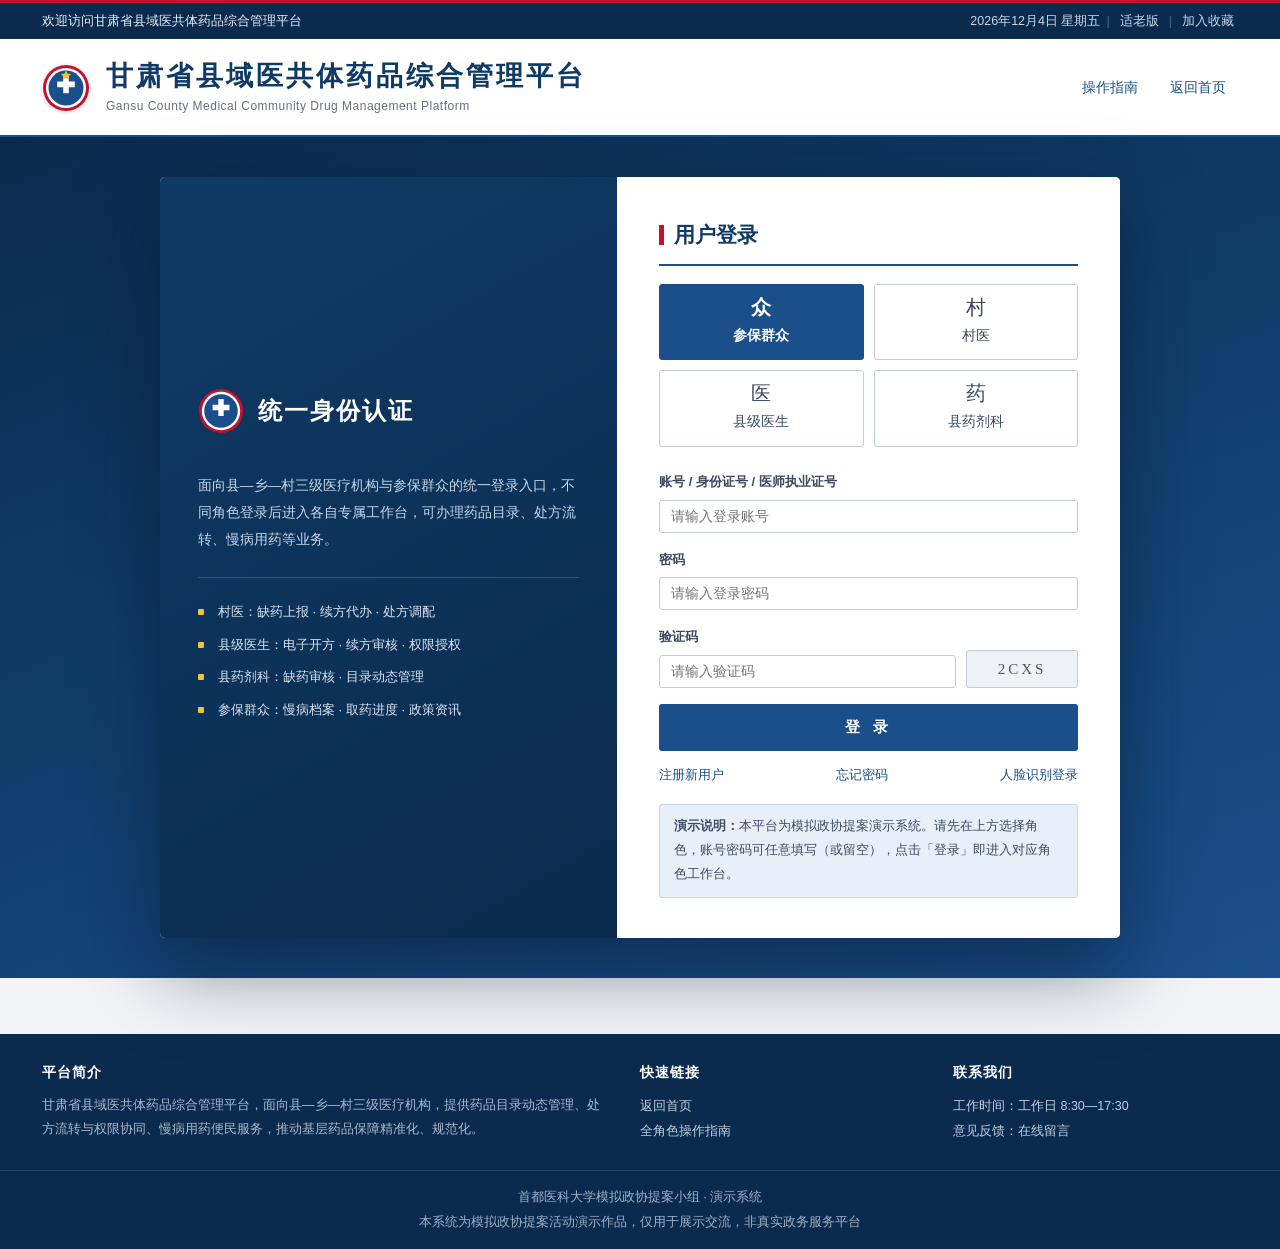
<file: login.html>
<!DOCTYPE html>
<html lang="zh-CN">
<head>
    <meta charset="UTF-8">
    <meta name="viewport" content="width=device-width, initial-scale=1.0">
    <title>统一身份认证登录 - 甘肃省县域医共体药品综合管理平台</title>
    <link rel="stylesheet" href="common.css">
</head>
<body>
    <!-- 顶部工具条 -->
    <div class="topbar">
        <div class="topbar-inner">
            <span class="welcome">欢迎访问甘肃省县域医共体药品综合管理平台</span>
            <div class="links">
                <span id="today"></span>
                <span class="sep">|</span>
                <a href="javascript:void(0)">适老版</a>
                <span class="sep">|</span>
                <a href="javascript:void(0)">加入收藏</a>
            </div>
        </div>
    </div>

    <!-- 页头 -->
    <header class="main-header">
        <div class="header-inner">
            <a class="brand" href="index.html">
                <svg class="emblem" viewBox="0 0 48 48" width="48" height="48" aria-label="平台标识">
                    <circle cx="24" cy="24" r="23" fill="#c8102e"/>
                    <circle cx="24" cy="24" r="20" fill="#ffffff"/>
                    <circle cx="24" cy="24" r="17.5" fill="#1b4f8b"/>
                    <path d="M21.2 11.6h5.6v6.0h6.0v5.6h-6.0v6.0h-5.6v-6.0h-6.0v-5.6h6.0z" fill="#ffffff"/>
                    <path d="M24 6.4l1.5 3.3 3.6.4-2.7 2.3.8 3.5-3.2-2-3.2 2 .8-3.5-2.7-2.3 3.6-.4z" fill="#f0c33c"/>
                </svg>
                <span class="brand-text">
                    <h1>甘肃省县域医共体药品综合管理平台</h1>
                    <p>Gansu County Medical Community Drug Management Platform</p>
                </span>
            </a>
            <div class="header-actions">
                <a href="guide.html">操作指南</a>
                <a href="index.html">返回首页</a>
            </div>
        </div>
    </header>

    <!-- 登录主体 -->
    <div class="auth-wrap">
        <div class="auth-card">
            <div class="auth-intro">
                <div class="auth-logo">
                    <svg viewBox="0 0 48 48" width="46" height="46">
                        <circle cx="24" cy="24" r="23" fill="#c8102e"/>
                        <circle cx="24" cy="24" r="20" fill="#ffffff"/>
                        <circle cx="24" cy="24" r="17.5" fill="#1b4f8b"/>
                        <path d="M21.2 11.6h5.6v6.0h6.0v5.6h-6.0v6.0h-5.6v-6.0h-6.0v-5.6h6.0z" fill="#ffffff"/>
                    </svg>
                    <h2>统一身份认证</h2>
                </div>
                <p>面向县—乡—村三级医疗机构与参保群众的统一登录入口，不同角色登录后进入各自专属工作台，可办理药品目录、处方流转、慢病用药等业务。</p>
                <ul class="auth-feat">
                    <li>村医：缺药上报 · 续方代办 · 处方调配</li>
                    <li>县级医生：电子开方 · 续方审核 · 权限授权</li>
                    <li>县药剂科：缺药审核 · 目录动态管理</li>
                    <li>参保群众：慢病档案 · 取药进度 · 政策资讯</li>
                </ul>
            </div>
            <div class="auth-form">
                <div class="sec-head" style="margin-bottom:18px"><h2>用户登录</h2></div>

                <div class="role-switch" id="roleSwitch">
                    <div class="role-opt active" data-role="public"><span class="ic">众</span>参保群众</div>
                    <div class="role-opt" data-role="village"><span class="ic">村</span>村医</div>
                    <div class="role-opt" data-role="county"><span class="ic">医</span>县级医生</div>
                    <div class="role-opt" data-role="pharmacy"><span class="ic">药</span>县药剂科</div>
                </div>

                <div class="field">
                    <label>账号 / 身份证号 / 医师执业证号</label>
                    <input type="text" id="account" placeholder="请输入登录账号">
                </div>
                <div class="field">
                    <label>密码</label>
                    <input type="password" id="password" placeholder="请输入登录密码">
                </div>
                <div class="field code-row">
                    <div style="flex:1">
                        <label>验证码</label>
                        <input type="text" id="code" placeholder="请输入验证码">
                    </div>
                    <div style="align-self:flex-end"><div class="captcha" id="captcha" onclick="refreshCaptcha()">AB3D</div></div>
                </div>

                <button class="btn btn-block" id="loginBtn">登 录</button>

                <div class="auth-links">
                    <a href="javascript:void(0)" onclick="openRegister()">注册新用户</a>
                    <a href="javascript:void(0)" onclick="openForgot()">忘记密码</a>
                    <a href="javascript:void(0)" onclick="openFace()">人脸识别登录</a>
                </div>

                <div class="auth-note" id="authNote">
                    <b>演示说明：</b>本平台为模拟政协提案演示系统。请先在上方选择角色，账号密码可任意填写（或留空），点击「登录」即进入对应角色工作台。
                </div>
            </div>
        </div>
    </div>

    <!-- 页脚 -->
    <footer class="site-footer">
        <div class="footer-top">
            <div>
                <h5>平台简介</h5>
                <p>甘肃省县域医共体药品综合管理平台，面向县—乡—村三级医疗机构，提供药品目录动态管理、处方流转与权限协同、慢病用药便民服务，推动基层药品保障精准化、规范化。</p>
            </div>
            <div>
                <h5>快速链接</h5>
                <a href="index.html">返回首页</a>
                <a href="drug-manage.html">药品目录动态管理</a>
                <a href="guide.html">全角色操作指南</a>
            </div>
            <div>
                <h5>联系我们</h5>
                <a href="javascript:void(0)">工作时间：工作日 8:30—17:30</a>
                <a href="javascript:void(0)">意见反馈：在线留言</a>
            </div>
        </div>
        <div class="footer-bar">
            <div>首都医科大学模拟政协提案小组 · 演示系统</div>
            <div>本系统为模拟政协提案活动演示作品，仅用于展示交流，非真实政务服务平台</div>
        </div>
    </footer>

    <script src="common.js"></script>
    <script>
        var ROLE_NAMES = { public: '参保群众', village: '村医', county: '县级医生', pharmacy: '县药剂科' };
        var ROLE_DEMO = {
            public:   { name: '张某某（参保人）',   account: '62292619******1234' },
            village:  { name: '刘村医',             account: '郭吴村卫生室' },
            county:   { name: '王医生',             account: '夏河县人民医院' },
            pharmacy: { name: '李药师',             account: '夏河县人民医院药剂科' }
        };
        var selectedRole = 'public';

        function refreshCaptcha() {
            var chars = 'ABCDEFGHJKLMNPQRSTUVWXYZ23456789';
            var s = '';
            for (var i = 0; i < 4; i++) s += chars[Math.floor(Math.random() * chars.length)];
            document.getElementById('captcha').textContent = s;
        }

        // 角色选择
        document.getElementById('roleSwitch').addEventListener('click', function (e) {
            var opt = e.target.closest('.role-opt');
            if (!opt) return;
            selectedRole = opt.dataset.role;
            document.querySelectorAll('.role-opt').forEach(function (o) { o.classList.remove('active'); });
            opt.classList.add('active');
            var demo = ROLE_DEMO[selectedRole];
            document.getElementById('account').placeholder = demo.account;
        });

        document.getElementById('loginBtn').addEventListener('click', function () {
            var demo = ROLE_DEMO[selectedRole];
            try {
                localStorage.setItem('ygt_role', selectedRole);
                localStorage.setItem('ygt_name', demo.name);
            } catch (e) { /* localStorage 不可用时（隐私模式 / 本地文件协议），仍正常跳转 */ }
            location.href = 'dashboard.html?role=' + encodeURIComponent(selectedRole) + '&name=' + encodeURIComponent(demo.name);
        });

        // 回车登录
        document.addEventListener('keydown', function (e) {
            if (e.key === 'Enter') document.getElementById('loginBtn').click();
        });

        function openRegister() {
            openModal('注册新用户', '<div class="form-grid"><div><label>姓名 / 机构名称<span class="req">*</span></label><input id="regName" placeholder="请输入"></div><div><label>手机号<span class="req">*</span></label><input id="regPhone" placeholder="请输入"></div></div><div class="actions"><button class="btn ghost" onclick="closeModal()">取消</button><button class="btn" onclick="doRegister()">提交注册</button></div>');
        }
        function doRegister() {
            toast('注册申请已提交，请等待管理员审核通过后登录');
            closeModal();
        }
        function openForgot() {
            openModal('找回密码', '<p>请携带相关证件到线下服务窗口办理，或通过手机端"国家医保服务平台"App 进行实名找回（演示）。</p><div class="actions"><button class="btn" onclick="closeModal()">知道了</button></div>');
        }
        function openFace() {
            openModal('人脸识别登录', '<p style="text-align:center;padding:20px 0">请使用手机端"国家医保服务平台"App 扫描二维码完成人脸识别登录（演示）。</p><div class="actions"><button class="btn" onclick="closeModal()">取消</button></div>');
        }

        refreshCaptcha();
    </script>
</body>
</html>
</file>
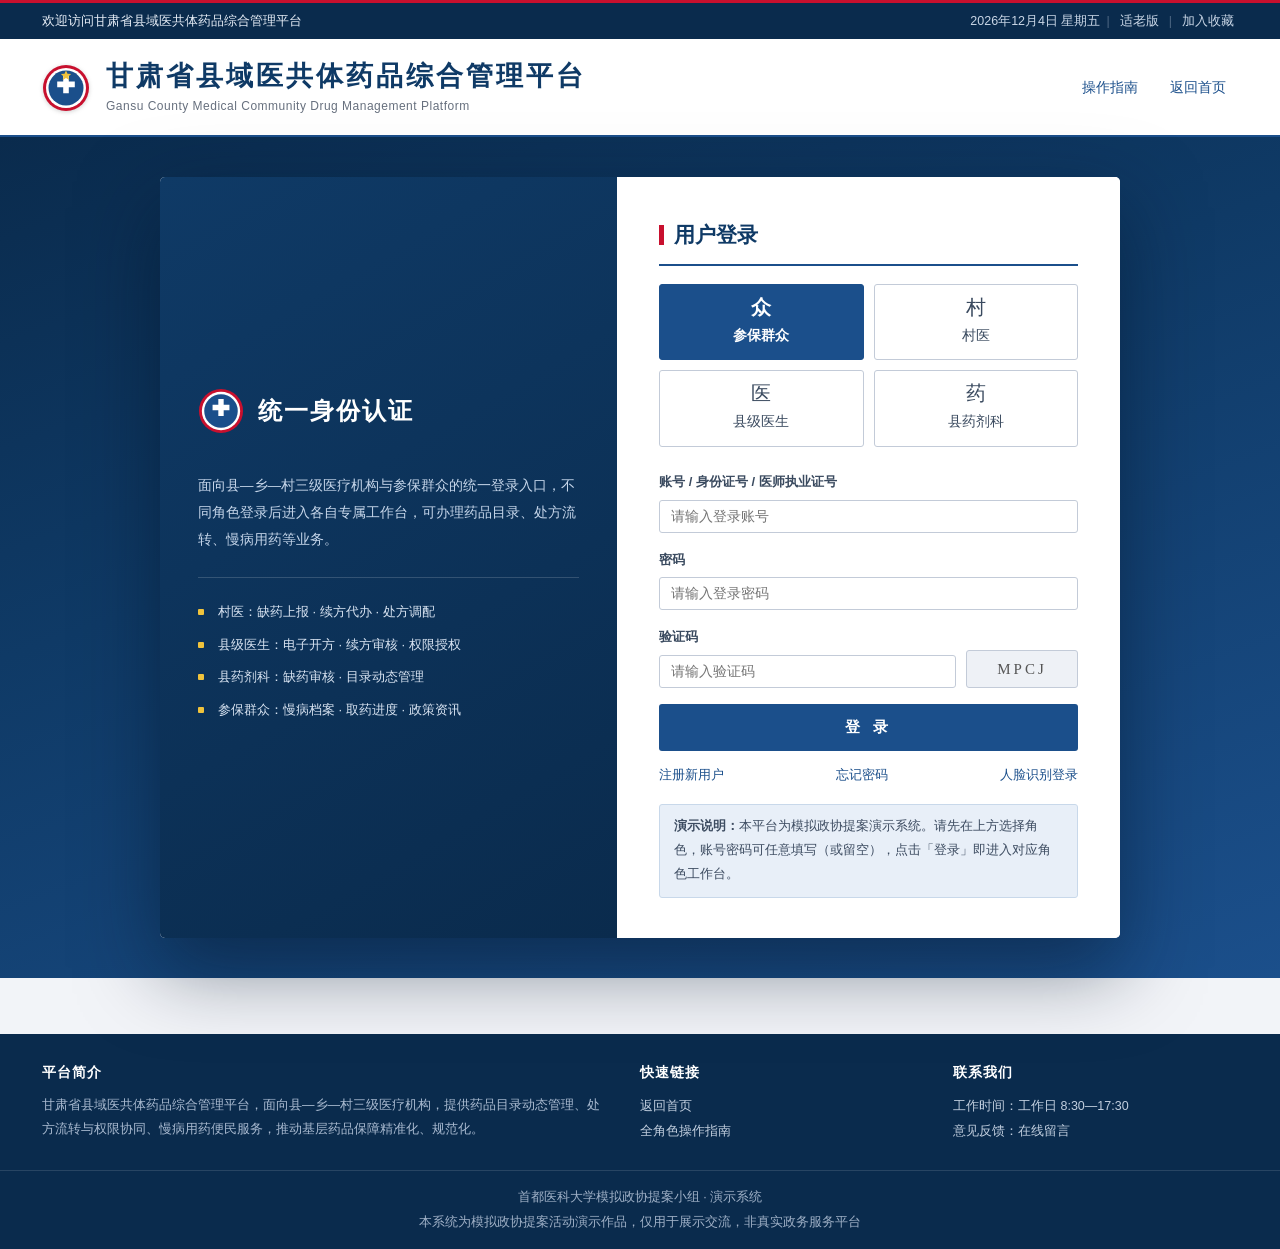
<file: prescription.html>
<!DOCTYPE html>
<html lang="zh-CN">
<head>
    <meta charset="UTF-8">
    <meta name="viewport" content="width=device-width, initial-scale=1.0">
    <title>处方流转与权限协同 - 甘肃省县域医共体药品综合管理平台</title>
    <link rel="stylesheet" href="common.css">
</head>
<body>
    <!-- 顶部工具条 -->
    <div class="topbar">
        <div class="topbar-inner">
            <span class="welcome">欢迎访问甘肃省县域医共体药品综合管理平台</span>
            <div class="links">
                <span id="today"></span>
                <span class="sep">|</span>
                <a href="javascript:void(0)">适老版</a>
                <span class="sep">|</span>
                <a href="javascript:void(0)">加入收藏</a>
            </div>
        </div>
    </div>

    <!-- 页头 -->
    <header class="main-header">
        <div class="header-inner">
            <a class="brand" href="index.html">
                <svg class="emblem" viewBox="0 0 48 48" width="48" height="48" aria-label="平台标识">
                    <circle cx="24" cy="24" r="23" fill="#c8102e"/>
                    <circle cx="24" cy="24" r="20" fill="#ffffff"/>
                    <circle cx="24" cy="24" r="17.5" fill="#1b4f8b"/>
                    <path d="M21.2 11.6h5.6v6.0h6.0v5.6h-6.0v6.0h-5.6v-6.0h-6.0v-5.6h6.0z" fill="#ffffff"/>
                    <path d="M24 6.4l1.5 3.3 3.6.4-2.7 2.3.8 3.5-3.2-2-3.2 2 .8-3.5-2.7-2.3 3.6-.4z" fill="#f0c33c"/>
                </svg>
                <span class="brand-text">
                    <h1>甘肃省县域医共体药品综合管理平台</h1>
                    <p>Gansu County Medical Community Drug Management Platform</p>
                </span>
            </a>
            <div class="header-right">
                <div class="searchbox">
                    <input type="text" placeholder="请输入药品名称 / 批准文号检索">
                    <button type="button">检索</button>
                </div>
                <div class="header-actions">
                    <a href="guide.html">操作指南</a>
                    <a class="login-btn" href="login.html">用户登录</a>
                </div>
            </div>
        </div>
    </header>

    <!-- 主导航 -->
    <nav class="main-nav">
        <div class="nav-inner">
            <a href="index.html">首页</a>
            <a href="dashboard.html">我的工作台</a>
            <a href="drug-manage.html">药品目录动态管理</a>
            <a href="prescription.html" class="active">处方流转与权限协同</a>
            <a href="chronic-service.html">慢病用药便民服务</a>
            <a href="effect.html">政策成效</a>
        </div>
    </nav>

    <!-- 内页横幅 -->
    <div class="page-banner">
        <div class="page-banner-inner">
            <h1>处方流转与权限协同</h1>
            <p>打通县—乡—村三级电子处方流转通道，实现"上级诊断、基层取药、医保结算"的处方闭环管理，配套临时授权与追溯机制保障用药安全。</p>
        </div>
    </div>

    <div class="container">
        <div class="crumb">
            <a href="index.html">首页</a><span class="sep">&gt;</span><span>处方流转与权限协同</span>
        </div>

        <!-- 功能1 流转处方 -->
        <div class="module">
            <div class="module-box">
                <div class="module-head">
                    <span class="step-no">1</span>
                    <h3>流转处方查询 <span class="sub">可按配送状态筛选，点击"确认配送"推动处方流转</span></h3>
                </div>
                <div class="toolbar" id="filterBar">
                    <button class="btn ghost sm active" onclick="setFilter('全部')">全部</button>
                    <button class="btn ghost sm" onclick="setFilter('待配送')">待配送</button>
                    <button class="btn ghost sm" onclick="setFilter('配送中')">配送中</button>
                    <button class="btn ghost sm" onclick="setFilter('已送达')">已送达</button>
                </div>
                <table class="data" id="rxTable">
                    <thead><tr><th>序号</th><th>药品名称</th><th>单次用量</th><th>存放地点</th><th>配送状态</th><th>操作</th></tr></thead>
                    <tbody></tbody>
                </table>
            </div>
        </div>

        <!-- 功能2 县级医生开方（县级医生权限） -->
        <div class="module" data-roles="county">
            <div class="module-box">
                <div class="module-head">
                    <span class="step-no">2</span>
                    <h3>县级医生开方 <span class="sub">勾选"允许基层取药"，处方自动流转至患者所在乡镇</span></h3>
                    <div class="h-right">县级医生权限</div>
                </div>
                <form id="rxForm">
                    <div class="form-grid">
                        <div><label>患者（病种）<span class="req">*</span></label><input type="text" id="rxPatient" placeholder="如：张某某（心脏支架术后）" required></div>
                        <div><label>药品名称<span class="req">*</span></label><input type="text" id="rxDrug" placeholder="如：氯吡格雷片" required></div>
                        <div><label>单次用量<span class="req">*</span></label><input type="text" id="rxDose" placeholder="如：75mg/日" required></div>
                        <div><label>配送至<span class="req">*</span></label><select id="rxPlace"><option>郭吴村卫生室</option><option>黑力巴村卫生室</option><option>阿木去乎镇卫生院</option><option>黄泥湾镇卫生院</option></select></div>
                        <div class="full">
                            <label style="display:flex;align-items:center;gap:8px;font-weight:400">
                                <input type="checkbox" id="rxAllow" checked style="width:auto"> 允许基层取药（勾选后处方自动流转至患者所在乡镇卫生院/村卫生室）
                            </label>
                        </div>
                    </div>
                    <button class="btn" type="submit" style="margin-top:16px">开具并流转处方</button>
                </form>
            </div>
        </div>

        <!-- 功能3 追溯记录 -->
        <div class="module">
            <div class="module-box">
                <div class="module-head">
                    <span class="step-no">3</span>
                    <h3>配送确认与处方全流程追溯记录</h3>
                </div>
                <div class="trace-block">
                    <b>处方编号：RX20260812001</b><br>
                    药品：氯吡格雷片 | 患者：张某某（心脏支架术后）<br>
                    流转完整链条：<span style="color:var(--text)">县级王医生（开方）→县药剂科李药师（审核）→郭吴村刘村医（调配）→患者张某某（取药人）</span>
                </div>
                <div class="trace-block">
                    <b>处方编号：RX20260811005</b><br>
                    药品：厄贝沙坦片 | 患者：李某某（原发性高血压）<br>
                    流转完整链条：<span style="color:var(--text)">县级陈医生（开方）→县药剂科周药师（审核）→黑力巴村王医师（调配）→患者李某某（取药人）</span>
                </div>
            </div>
        </div>

        <!-- 功能4 续方临时授权（县级医生权限） -->
        <div class="module" data-roles="county">
            <div class="module-box">
                <div class="module-head">
                    <span class="step-no">4</span>
                    <h3>慢病患者续方授权管理 <span class="sub">授权有时效、有范围，有效期可自定义或一键延长 1/2/3 个月</span></h3>
                </div>
                <table class="data" id="authTable">
                    <thead><tr><th>序号</th><th>患者病种</th><th>授权药品</th><th>授权基层医生</th><th>授权有效期（可自定义 / 快捷延长）</th></tr></thead>
                    <tbody></tbody>
                </table>
            </div>
        </div>
    </div>

    <!-- 页脚 -->
    <footer class="site-footer">
        <div class="footer-top">
            <div>
                <h5>平台简介</h5>
                <p>甘肃省县域医共体药品综合管理平台，面向县—乡—村三级医疗机构，提供药品目录动态管理、处方流转与权限协同、慢病用药便民服务，推动基层药品保障精准化、规范化。</p>
            </div>
            <div>
                <h5>快速链接</h5>
                <a href="drug-manage.html">药品目录动态管理</a>
                <a href="chronic-service.html">慢病用药便民服务</a>
                <a href="guide.html">全角色操作指南</a>
            </div>
            <div>
                <h5>联系我们</h5>
                <a href="javascript:void(0)">工作时间：工作日 8:30—17:30</a>
                <a href="javascript:void(0)">意见反馈：在线留言</a>
            </div>
        </div>
        <div class="footer-bar">
            <div>首都医科大学模拟政协提案小组 · 演示系统</div>
            <div>本系统为模拟政协提案活动演示作品，仅用于展示交流，非真实政务服务平台</div>
        </div>
    </footer>

    <!-- 追溯链弹窗 -->
    <div class="modal-mask" id="traceMask">
        <div class="modal">
            <div class="modal-head">
                <h4>处方全流程追溯链</h4>
                <button class="close" onclick="closeTrace()">✕</button>
            </div>
            <p style="font-size:13px;color:var(--muted)" id="traceMeta"></p>
            <div class="timeline" id="traceBody"></div>
        </div>
    </div>

    <div id="toast"></div>

    <script src="drugs-data.js"></script>
    <script src="common.js"></script>
    <script>
        let rxList = [
            { drug:"阿司匹林肠溶片", dose:"1片/日", place:"郭吴村卫生室", status:"已送达",
              chain:[["县级王医生","开具电子处方"],["县药剂科李药师","审核处方"],["郭吴村刘村医","调配药品"],["患者张某某","取药确认"]] },
            { drug:"氯吡格雷片（心脏支架术后）", dose:"75mg/日", place:"县医院中心药房", status:"待配送",
              chain:[["县级王医生","开具电子处方"],["县药剂科李药师","审核处方"],["郭吴村刘村医","接收处方"] ] },
            { drug:"厄贝沙坦片（高血压）", dose:"150mg/日", place:"黑力巴村卫生室", status:"配送中",
              chain:[["县级陈医生","开具电子处方"],["县药剂科周药师","审核处方"],["黑力巴村王医师","接收处方"],["中心药房","出库配送"] ] }
        ];
        let authList = [
            { disease:"心脏支架术后", drug:"氯吡格雷、阿托伐他汀", doctor:"郭吴村刘医生", start:"2026-08-01", end:"2026-11-01" },
            { disease:"原发性高血压", drug:"氨氯地平、美托洛尔", doctor:"黑力巴村王医师", start:"2026-08-01", end:"2026-10-20" }
        ];
        let filter = "全部";
        const STATUS_NEXT = { "待配送":"配送中", "配送中":"已送达" };

        function statusBadge(s){
            const cls = s==="已送达"?"done":(s==="配送中"?"going":"wait");
            return '<span class="badge '+cls+'">'+s+'</span>';
        }
        function renderRx(){
            const tbody = document.querySelector("#rxTable tbody");
            tbody.innerHTML = "";
            const list = filter==="全部" ? rxList : rxList.filter(r=>r.status===filter);
            if(list.length===0){ tbody.innerHTML='<tr><td colspan="6" class="empty">该状态下暂无处方</td></tr>'; return; }
            list.forEach((r)=>{
                const realIdx = rxList.indexOf(r);
                let btn = "";
                if(r.status==="已送达") btn = '<button class="btn ok sm" onclick="showTrace('+realIdx+')">查看完整追溯链</button>';
                else if(r.status==="待配送") btn = '<button class="btn sm" onclick="advance('+realIdx+')">确认配送</button>';
                else btn = '<button class="btn sm" onclick="advance('+realIdx+')">确认送达</button> <button class="btn ghost sm" onclick="showTrace('+realIdx+')">追溯链</button>';
                const tr = document.createElement("tr");
                tr.innerHTML = `<td class="num">${realIdx+1}</td><td><b>${r.drug}</b></td><td>${r.dose}</td><td>${r.place}</td><td>${statusBadge(r.status)}</td><td>${btn}</td>`;
                tbody.appendChild(tr);
            });
        }
        function advance(i){
            const r = rxList[i];
            const next = STATUS_NEXT[r.status];
            if(!next) return;
            r.status = next;
            if(next==="配送中"){ r.chain.push(["中心药房","出库配送"]); toast("「"+r.drug+"」已出库，配送中"); }
            else { r.chain.push(["患者·取药人","取药确认"]); toast("「"+r.drug+"」已送达，取药确认完成"); }
            renderRx();
        }
        function showTrace(i){
            const r = rxList[i];
            document.getElementById("traceMeta").textContent = r.drug + " ｜ " + r.place;
            const body = document.getElementById("traceBody");
            body.innerHTML = "";
            r.chain.forEach((c, k)=>{
                const div = document.createElement("div");
                div.className = "tl-item" + (k < r.chain.length-1 ? " done" : "");
                div.innerHTML = '<div class="who">'+c[0]+'</div><div class="what">'+c[1]+'</div>';
                body.appendChild(div);
            });
            document.getElementById("traceMask").classList.add("show");
        }
        function closeTrace(){ document.getElementById("traceMask").classList.remove("show"); }
        function setFilter(f){
            filter = f;
            document.querySelectorAll("#filterBar .btn").forEach(b=>b.classList.remove("active"));
            event.target.classList.add("active");
            renderRx();
        }

        function fmtDate(d){
            return d.getFullYear() + '-' + String(d.getMonth()+1).padStart(2,'0') + '-' + String(d.getDate()).padStart(2,'0');
        }
        function renderAuth(){
            const tbody = document.querySelector("#authTable tbody");
            tbody.innerHTML = "";
            authList.forEach((a, i)=>{
                const tr = document.createElement("tr");
                tr.innerHTML = `<td class="num">${i+1}</td><td><b>${a.disease}</b></td><td>${a.drug}</td><td>${a.doctor}</td>
                    <td style="text-align:left">
                        <span class="tag-auth">${a.start} ~ ${a.end}</span>
                        <div style="margin-top:6px;display:flex;align-items:center;gap:6px;flex-wrap:wrap">
                            <input type="date" value="${a.end}" onchange="setAuthEnd(${i}, this.value)" style="width:auto;padding:3px 6px;font-size:12.5px">
                            <button class="btn sm" onclick="addAuthMonths(${i},1)">+1月</button>
                            <button class="btn sm" onclick="addAuthMonths(${i},2)">+2月</button>
                            <button class="btn sm" onclick="addAuthMonths(${i},3)">+3月</button>
                        </div>
                    </td>`;
                tbody.appendChild(tr);
            });
        }
        function addAuthMonths(i, m){
            const a = authList[i];
            const cur = new Date(a.end + "T00:00:00");
            cur.setMonth(cur.getMonth() + m);
            a.end = fmtDate(cur);
            renderAuth();
            toast("已将「" + a.disease + "」授权延长 " + m + " 个月，至 " + a.end);
        }
        function setAuthEnd(i, val){
            if(!val) return;
            authList[i].end = val;
            renderAuth();
            toast("已将「" + authList[i].disease + "」授权有效期设置为 " + val);
        }

        document.getElementById("rxForm").addEventListener("submit", function(e){
            e.preventDefault();
            const patient = document.getElementById("rxPatient").value.trim();
            const drug = document.getElementById("rxDrug").value.trim();
            const dose = document.getElementById("rxDose").value.trim();
            const place = document.getElementById("rxPlace").value;
            const m = patient.match(/[（(]([^）)]+)[）)]/);
            const label = m ? drug + "（" + m[1] + "）" : drug;
            rxList.push({ drug:label, dose, place, status:"待配送",
                chain:[["县级医生","开具电子处方"],["县药剂科药师","审核处方"]] });
            renderRx();
            this.reset();
            toast("处方已开具并流转至「"+place+"」");
        });

        window.onload = function(){ renderRx(); renderAuth(); };
    </script>
</body>
</html>
</file>
<file: common.css>
/* ==========================================================================
   甘肃省县域医共体药品综合管理平台 · 全局样式
   风格：政务门户 / 医药监管信息化系统
   配色：政务蓝 + 政务红 + 金；标题用宋体，正文用微软雅黑；小圆角、全边框表格
   ========================================================================== */

*{margin:0;padding:0;box-sizing:border-box}

:root{
    /* 政务蓝系 */
    --blue:#1b4f8b;
    --blue-deep:#0f3a66;
    --blue-darker:#0a2b4d;
    --blue-mid:#2b6cb0;
    --blue-light:#e8eff8;
    --blue-border:#c8d8ea;
    /* 政务红 / 金 */
    --red:#c8102e;
    --red-deep:#a3001b;
    --gold:#b8860b;
    --gold-light:#f0c33c;
    /* 中性 */
    --bg:#f2f4f8;
    --card:#ffffff;
    --text:#26313f;
    --muted:#67707e;
    --line:#dfe4ec;
    --line-strong:#c3cbd8;
    /* 语义色（状态） */
    --ok:#1f7a4d;      --ok-bg:#e4f2ea;
    --warn:#b7791f;    --warn-bg:#fbf0dc;
    --danger:#c0392b;  --danger-bg:#fbe9e7;
    /* 圆角 / 阴影（政务站接近直角） */
    --radius:3px;
    --shadow:0 1px 2px rgba(16,42,67,.06),0 2px 8px rgba(16,42,67,.06);
    --shadow-lg:0 8px 28px rgba(16,42,67,.16);
    /* 字体 */
    --serif:"SimSun","宋体","Songti SC","Noto Serif SC",serif;
    --ui:"Microsoft YaHei","微软雅黑","PingFang SC",-apple-system,"Segoe UI",sans-serif;
}

html{scroll-behavior:smooth}
body{
    font-family:var(--ui);
    background:var(--bg);
    color:var(--text);
    font-size:14px;
    line-height:1.75;
    -webkit-font-smoothing:antialiased;
}
a{text-decoration:none;color:inherit}
ul{list-style:none}

/* ==========================================================================
   顶部工具条（日期 / 无障碍 / 收藏），顶部带政务红细条
   ========================================================================== */
.topbar{
    background:var(--blue-darker);
    border-top:3px solid var(--red);
    color:#c9d6e6;
    font-size:12.5px;
    line-height:1;
}
.topbar-inner{
    max-width:1240px;margin:0 auto;padding:0 22px;
    height:36px;display:flex;align-items:center;justify-content:space-between;gap:16px;
}
.topbar-inner .welcome{color:#e7eef7}
.topbar-inner .links{display:flex;align-items:center;gap:6px}
.topbar-inner .links a{color:#c9d6e6;padding:0 4px}
.topbar-inner .links a:hover{color:#fff}
.topbar-inner .links .sep{opacity:.35}

/* ==========================================================================
   页头（徽标 + 站名 + 检索 + 登录）
   ========================================================================== */
.main-header{background:#fff;border-bottom:2px solid var(--blue)}
.header-inner{
    max-width:1240px;margin:0 auto;padding:20px 22px 18px;
    display:flex;align-items:center;justify-content:space-between;gap:24px;flex-wrap:wrap;
}
.brand{display:flex;align-items:center;gap:16px}
.emblem{flex-shrink:0;filter:drop-shadow(0 1px 2px rgba(0,0,0,.18))}
.brand-text h1{
    font-family:var(--serif);
    font-size:27px;font-weight:700;color:var(--blue-deep);
    letter-spacing:3px;line-height:1.3;
}
.brand-text p{font-size:12px;color:var(--muted);letter-spacing:.5px;margin-top:2px}
.header-right{display:flex;align-items:center;gap:14px}
.searchbox{display:flex;border:1px solid var(--line-strong);border-radius:var(--radius);overflow:hidden;background:#fff}
.searchbox input{
    border:none;outline:none;padding:8px 12px;width:230px;font-size:13.5px;color:var(--text);background:transparent;
}
.searchbox button{
    border:none;background:var(--blue);color:#fff;padding:0 18px;cursor:pointer;font-size:13.5px;
}
.searchbox button:hover{background:var(--blue-mid)}
.header-actions{display:flex;align-items:center;gap:8px;font-size:13.5px}
.header-actions a{color:var(--blue);padding:6px 12px;border-radius:3px}
.header-actions a:hover{background:var(--blue-light)}
.header-actions .login-btn{background:var(--blue);color:#fff}
.header-actions .login-btn:hover{background:var(--blue-mid)}
.header-actions .user-chip{display:flex;align-items:center;gap:8px;color:var(--blue-deep);font-weight:600}
.header-actions .user-chip .role-tag{font-size:12px;font-weight:400;color:var(--muted)}
.header-actions .user-chip .logout{color:var(--red);font-weight:400}
.header-actions .user-chip .logout:hover{text-decoration:underline}

/* ==========================================================================
   主导航（深蓝横条，红色高亮当前项）
   ========================================================================== */
.main-nav{background:var(--blue-deep)}
.nav-inner{
    max-width:1240px;margin:0 auto;padding:0 22px;display:flex;align-items:stretch;
}
.main-nav a{
    color:#eaf0f7;font-size:15.5px;padding:13px 22px;letter-spacing:1px;
    border-bottom:3px solid transparent;transition:.15s;white-space:nowrap;
}
.main-nav a:hover{background:var(--blue-mid);color:#fff}
.main-nav a.active{background:var(--red);color:#fff;border-bottom-color:var(--gold-light);font-weight:700}

/* ==========================================================================
   面包屑 / 用户身份条
   ========================================================================== */
.crumb{
    max-width:1240px;margin:14px auto 0;padding:0 22px;
    font-size:13px;color:var(--muted);
}
.crumb a{color:var(--blue)}
.crumb a:hover{text-decoration:underline}
.crumb .sep{margin:0 6px;color:var(--line-strong)}

.user-bar{
    max-width:1240px;margin:12px auto 0;padding:9px 14px 9px 22px;
    background:var(--blue-light);border:1px solid var(--blue-border);border-left:4px solid var(--blue);
    border-radius:var(--radius);font-size:13px;color:#3d4c61;
    display:flex;align-items:center;gap:20px;flex-wrap:wrap;
}
.user-bar b{color:var(--blue-deep)}
.user-bar .u-right{margin-left:auto;display:flex;gap:14px}
.user-bar .u-right a{color:var(--blue)}
.user-bar .u-right a:hover{text-decoration:underline}

/* ==========================================================================
   容器 / 内页横幅 / 区块标题
   ========================================================================== */
.container{max-width:1240px;margin:0 auto;padding:0 22px}
.page-banner{
    background:linear-gradient(120deg,var(--blue-darker),var(--blue) 55%,var(--blue-mid));
    color:#fff;padding:34px 22px;border-bottom:3px solid var(--red);
    position:relative;overflow:hidden;
}
.page-banner::after{
    content:"";position:absolute;right:-70px;top:-90px;width:300px;height:300px;border-radius:50%;
    background:radial-gradient(circle,rgba(255,255,255,.10),transparent 70%);
}
.page-banner-inner{max-width:1240px;margin:0 auto;position:relative;z-index:1}
.page-banner h1{
    font-family:var(--serif);font-size:26px;font-weight:700;letter-spacing:2px;
    display:flex;align-items:center;gap:12px;
}
.page-banner h1::before{content:"";width:5px;height:24px;background:var(--red);display:inline-block}
.page-banner p{font-size:14px;color:#d8e4f1;margin-top:8px;max-width:820px}

.section{margin-top:38px}
.sec-head{display:flex;align-items:flex-end;justify-content:space-between;gap:16px;border-bottom:2px solid var(--blue);padding-bottom:10px;margin-bottom:18px}
.sec-head h2{
    font-family:var(--serif);font-size:21px;font-weight:700;color:var(--blue-deep);
    display:flex;align-items:center;gap:10px;
}
.sec-head h2::before{content:"";width:5px;height:20px;background:var(--red);display:inline-block}
.sec-head .more{font-size:13px;color:var(--blue);white-space:nowrap}
.sec-head .more:hover{text-decoration:underline}

/* ==========================================================================
   卡片 / 统计
   ========================================================================== */
.card{
    background:var(--card);border:1px solid var(--line);border-radius:var(--radius);
    box-shadow:var(--shadow);padding:24px;
}
.stat-cards{
    display:grid;grid-template-columns:repeat(auto-fit,minmax(200px,1fr));gap:16px;
    margin-top:-24px;position:relative;z-index:5;
}
.stat-card{
    background:var(--card);border:1px solid var(--line);border-top:3px solid var(--blue);
    border-radius:var(--radius);box-shadow:var(--shadow);padding:16px 20px;text-align:center;
}
.stat-card.teal{border-top-color:var(--ok)}
.stat-card.amber{border-top-color:var(--warn)}
.stat-card.red{border-top-color:var(--red)}
.stat-card .n{font-size:28px;font-weight:700;color:var(--blue);font-family:"Arial",var(--ui);line-height:1.1}
.stat-card .n .unit{font-size:14px;color:var(--muted);font-weight:400;margin-left:2px}
.stat-card.teal .n{color:var(--ok)}
.stat-card.amber .n{color:var(--warn)}
.stat-card.red .n{color:var(--red)}
.stat-card .l{font-size:13px;color:var(--muted);margin-top:5px}

/* ==========================================================================
   按钮（政务风：接近直角、克制用色）
   ========================================================================== */
.btn{
    display:inline-flex;align-items:center;justify-content:center;gap:6px;
    padding:8px 18px;border:1px solid transparent;border-radius:3px;
    font-family:var(--ui);font-size:13.5px;font-weight:600;cursor:pointer;transition:.15s;
    background:var(--blue);color:#fff;line-height:1.5;
}
.btn:hover{background:var(--blue-mid)}
.btn.sm{padding:4px 12px;font-size:12.5px;border-radius:2px;font-weight:500}
.btn.ok{background:var(--ok)} .btn.ok:hover{background:#1a6841}
.btn.warn{background:var(--warn)} .btn.warn:hover{background:#a06a1a}
.btn.danger{background:var(--danger)} .btn.danger:hover{background:#a53022}
.btn.ghost{background:#fff;color:var(--blue);border-color:var(--blue-border)}
.btn.ghost:hover{background:var(--blue-light);border-color:var(--blue)}
.btn.ghost.active{background:var(--blue);color:#fff;border-color:var(--blue)}
.btn.outline{background:#fff;color:var(--blue);border-color:var(--blue)}
.btn.outline:hover{background:var(--blue-light)}
.btn:disabled{opacity:.5;cursor:not-allowed}
.btn svg{flex-shrink:0}

/* ==========================================================================
   表单
   ========================================================================== */
.form-grid{display:grid;grid-template-columns:1fr 1fr;gap:14px 22px}
.form-grid .full{grid-column:1/-1}
label{display:block;margin-bottom:6px;color:#3a4a5f;font-size:13.5px;font-weight:600}
label .req{color:var(--red);margin-left:3px}
input,textarea,select{
    width:100%;padding:8px 11px;border:1px solid var(--line-strong);border-radius:3px;
    font-family:var(--ui);font-size:13.5px;color:var(--text);background:#fff;transition:.15s;
}
input:focus,textarea:focus,select:focus{
    outline:none;border-color:var(--blue);box-shadow:0 0 0 2px rgba(27,79,139,.12);
}
textarea{resize:vertical;line-height:1.6}
.form-tip{font-size:12.5px;color:var(--muted);margin-top:4px}
.form-row{display:flex;align-items:center;gap:12px;flex-wrap:wrap}

/* ==========================================================================
   表格（政务表格：全边框、浅蓝表头、序号列）
   ========================================================================== */
.table-wrap{overflow-x:auto}
table.data{width:100%;border-collapse:collapse;font-size:13.5px;background:#fff}
table.data th,table.data td{border:1px solid var(--line);padding:9px 12px;text-align:center}
table.data thead th{
    background:var(--blue-light);color:var(--blue-deep);font-weight:700;font-size:13.5px;
    white-space:nowrap;border-bottom:2px solid var(--blue-border);
}
table.data tbody tr:nth-child(even){background:#f8fafd}
table.data tbody tr:hover{background:#eef4fb}
table.data td.num{font-family:"Arial",var(--ui)}
table.data .empty{color:var(--muted);padding:26px 0;background:#fff}
.table-info{
    display:flex;align-items:center;justify-content:space-between;gap:12px;
    margin-top:8px;font-size:12.5px;color:var(--muted);flex-wrap:wrap;
}
.pager{display:flex;align-items:center;gap:6px}
.pager a,.pager span{
    display:inline-flex;align-items:center;justify-content:center;min-width:26px;height:26px;
    padding:0 7px;border:1px solid var(--line-strong);border-radius:2px;font-size:12.5px;color:var(--text);
}
.pager a:hover{border-color:var(--blue);color:var(--blue)}
.pager .cur{background:var(--blue);border-color:var(--blue);color:#fff}

/* ==========================================================================
   徽章（状态）
   ========================================================================== */
.badge{display:inline-block;padding:2px 10px;border-radius:2px;font-size:12.5px;font-weight:600;line-height:1.6}
.badge.wait{background:var(--warn-bg);color:var(--warn)}
.badge.pass{background:var(--ok-bg);color:var(--ok)}
.badge.reject{background:var(--danger-bg);color:var(--danger)}
.badge.going{background:var(--blue-light);color:var(--blue)}
.badge.done{background:var(--ok-bg);color:var(--ok)}
.badge.red{background:var(--danger-bg);color:var(--danger)}
.badge.amber{background:var(--warn-bg);color:var(--warn)}
.badge.ok{background:var(--ok-bg);color:var(--ok)}
.badge.info{background:var(--blue-light);color:var(--blue)}
.badge.gray{background:#eef0f4;color:var(--muted)}

/* ==========================================================================
   工具栏 / 检索框
   ========================================================================== */
.toolbar{display:flex;align-items:center;gap:10px;margin-bottom:12px;flex-wrap:wrap}
.toolbar .spacer{flex:1}
.search{position:relative}
.search input{padding-left:34px;min-width:230px}
.search svg{position:absolute;left:11px;top:50%;transform:translateY(-50%);color:var(--muted);pointer-events:none}

/* ==========================================================================
   提示（toast）
   ========================================================================== */
#toast{position:fixed;top:150px;right:22px;z-index:400;display:flex;flex-direction:column;gap:10px}
.toast{
    background:#fff;border:1px solid var(--line);border-left:4px solid var(--ok);
    box-shadow:var(--shadow-lg);border-radius:3px;padding:11px 16px;font-size:13.5px;color:var(--text);
    min-width:250px;max-width:360px;animation:slideIn .25s;
}
.toast.error{border-left-color:var(--danger)}
.toast.warn{border-left-color:var(--warn)}
@keyframes slideIn{from{opacity:0;transform:translateX(26px)}to{opacity:1;transform:none}}

/* ==========================================================================
   弹窗（modal）
   ========================================================================== */
.modal-mask{position:fixed;inset:0;background:rgba(10,32,53,.5);z-index:500;display:none;align-items:center;justify-content:center;padding:20px}
.modal-mask.show{display:flex}
.modal{
    background:#fff;border-radius:4px;padding:24px 26px;width:100%;max-width:520px;
    box-shadow:0 24px 70px rgba(0,0,0,.3);max-height:86vh;overflow:auto;
}
.modal-head{display:flex;align-items:center;justify-content:space-between;border-bottom:1px solid var(--line);padding-bottom:12px;margin-bottom:14px}
.modal-head h4{font-family:var(--serif);font-size:17px;color:var(--blue-deep);font-weight:700}
.modal .close{border:none;background:#eef0f4;color:var(--muted);width:28px;height:28px;border-radius:3px;cursor:pointer;font-size:15px;line-height:1}
.modal .close:hover{background:var(--danger);color:#fff}
.modal .actions{display:flex;gap:10px;justify-content:flex-end;margin-top:18px}

/* ==========================================================================
   页脚
   ========================================================================== */
.site-footer{margin-top:56px;background:var(--blue-darker);color:#c2cfdf}
.footer-top{max-width:1240px;margin:0 auto;padding:26px 22px;display:grid;grid-template-columns:2fr 1fr 1fr;gap:28px;font-size:13px}
.footer-top h5{color:#fff;font-size:14px;margin-bottom:10px;letter-spacing:1px}
.footer-top a{color:#c2cfdf;display:block;line-height:2;font-size:12.5px}
.footer-top a:hover{color:#fff}
.footer-top p{color:#a9bad0;line-height:1.9;font-size:12.5px}
.footer-bar{border-top:1px solid rgba(255,255,255,.12);padding:14px 22px;text-align:center;font-size:12.5px;color:#9fb0c6;line-height:2}
.footer-bar .beian{display:flex;justify-content:center;gap:18px;flex-wrap:wrap;margin-top:4px}
.footer-bar .beian span{display:inline-flex;align-items:center;gap:5px}

/* ==========================================================================
   其它通用
   ========================================================================== */
.muted{color:var(--muted)}
.data-note{font-size:12.5px;color:var(--muted);text-align:right}
.center{text-align:center}
.mt-0{margin-top:0} .mt-12{margin-top:12px} .mt-18{margin-top:18px} .mt-24{margin-top:24px}
.hidden{display:none}
.tag-auth{
    background:var(--blue-light);border:1px dashed var(--blue);border-radius:2px;
    padding:3px 9px;font-size:12px;color:var(--blue);white-space:nowrap;
}

/* 通知/政策列表（首页与弹窗内通用） */
.notice-list{list-style:none}
.notice-list li{display:flex;align-items:center;gap:12px;padding:11px 4px;border-bottom:1px dashed var(--line)}
.notice-list li:last-child{border-bottom:none}
.notice-list .tag{flex-shrink:0;font-size:12px;padding:1px 8px;border-radius:2px;background:var(--danger-bg);color:var(--danger)}
.notice-list .tag.doc{background:var(--blue-light);color:var(--blue)}
.notice-list a{flex:1;font-size:14px;color:var(--text);overflow:hidden;text-overflow:ellipsis;white-space:nowrap}
.notice-list a:hover{color:var(--blue);text-decoration:underline}
.notice-list .date{font-size:12.5px;color:var(--muted);flex-shrink:0}

/* 空态 */
.empty{text-align:center;color:var(--muted);padding:22px 0;font-size:13.5px}

/* ==========================================================================
   功能模块（步骤编号标题，功能页共用）
   ========================================================================== */
.module{margin-top:26px}
.module-head{
    display:flex;align-items:center;gap:12px;
    padding-bottom:12px;margin-bottom:16px;border-bottom:1px solid var(--line);
}
.module-head .step-no{
    width:30px;height:30px;flex-shrink:0;border-radius:2px;background:var(--blue);color:#fff;
    display:flex;align-items:center;justify-content:center;font-size:14px;font-weight:700;
}
.module-head h3{font-family:var(--serif);font-size:18px;color:var(--blue-deep);font-weight:700;letter-spacing:1px}
.module-head .sub{font-size:13px;color:var(--muted);font-weight:400}
.module-head .h-right{margin-left:auto;font-size:12.5px;color:var(--muted)}
.module-box{background:var(--card);border:1px solid var(--line);border-radius:var(--radius);padding:22px 24px;box-shadow:var(--shadow);margin-bottom:24px}

/* 处方追溯块 */
.trace-block{background:#f6f9fd;border:1px solid var(--line);border-left:3px solid var(--blue);border-radius:2px;padding:14px 16px;margin-bottom:12px;line-height:1.9;font-size:13.5px}
.trace-block b{color:var(--blue-deep)}

/* 时间轴（追溯链弹窗） */
.timeline{position:relative;margin:16px 0 4px;padding-left:26px}
.timeline::before{content:"";position:absolute;left:9px;top:6px;bottom:6px;width:2px;background:var(--line)}
.tl-item{position:relative;margin-bottom:16px}
.tl-item::before{content:"";position:absolute;left:-23px;top:5px;width:12px;height:12px;border-radius:50%;background:var(--blue);box-shadow:0 0 0 3px #dce8f5}
.tl-item.done::before{background:var(--ok);box-shadow:0 0 0 3px #dcefe4}
.tl-item .who{font-weight:700;color:var(--text)}
.tl-item .what{font-size:13px;color:var(--muted)}

/* 配送进度步骤条 */
.progress-steps{display:flex;justify-content:space-between;margin:16px 0 6px;position:relative}
.progress-steps::before{content:"";position:absolute;left:0;right:0;top:15px;height:3px;background:var(--line)}
.ps{position:relative;z-index:1;text-align:center;flex:1}
.ps .dot{width:30px;height:30px;border-radius:50%;background:#e2e9f3;color:var(--muted);display:flex;align-items:center;justify-content:center;margin:0 auto 6px;font-size:13px;font-weight:700;transition:.2s}
.ps.active .dot{background:var(--blue);color:#fff;box-shadow:0 0 0 4px #dce8f5}
.ps.done .dot{background:var(--ok);color:#fff}
.ps .txt{font-size:12.5px;color:var(--muted)}
.ps.active .txt{color:var(--blue);font-weight:700}
.ps.done .txt{color:var(--ok)}

/* 需求人数条形图 */
.mini-bars{margin-top:6px}
.mini-bar{display:flex;align-items:center;gap:12px;margin-bottom:11px}
.mini-bar .name{width:190px;font-size:13px;text-align:right;color:#3a4a5f;white-space:nowrap;overflow:hidden;text-overflow:ellipsis}
.mini-bar .track{flex:1;height:9px;background:#e6ebf2;border-radius:2px;overflow:hidden}
.mini-bar .fill{height:100%;border-radius:2px;background:var(--blue);transition:width .8s}
.mini-bar .val{width:48px;font-size:12.5px;color:var(--blue);font-weight:700}

/* ==========================================================================
   登录门户（多角色统一身份认证）
   ========================================================================== */
.auth-wrap{min-height:calc(100vh - 150px);display:flex;align-items:center;justify-content:center;padding:40px 22px;
    background:linear-gradient(160deg,var(--blue-darker) 0%,var(--blue-deep) 40%,var(--blue) 100%);}
.auth-card{width:100%;max-width:960px;display:grid;grid-template-columns:1fr 1.1fr;background:#fff;border-radius:5px;overflow:hidden;box-shadow:0 30px 80px rgba(4,20,40,.5)}
.auth-intro{background:linear-gradient(150deg,var(--blue-deep),var(--blue-darker));color:#fff;padding:44px 38px;display:flex;flex-direction:column;justify-content:center}
.auth-intro .auth-logo{display:flex;align-items:center;gap:14px;margin-bottom:26px}
.auth-intro h2{font-family:var(--serif);font-size:24px;letter-spacing:2px;font-weight:700;line-height:1.5}
.auth-intro p{font-size:13.5px;color:#c6d6ea;margin-top:12px;line-height:2}
.auth-intro .auth-feat{margin-top:24px;border-top:1px solid rgba(255,255,255,.16);padding-top:18px}
.auth-intro .auth-feat li{font-size:13px;color:#d9e4f2;padding:5px 0 5px 20px;position:relative}
.auth-intro .auth-feat li::before{content:"";position:absolute;left:0;top:13px;width:6px;height:6px;background:var(--gold-light);border-radius:1px}
.auth-form{background:#fff;padding:40px 42px}
.auth-form .role-switch{display:grid;grid-template-columns:repeat(2,1fr);gap:10px;margin-bottom:24px}
.role-switch .role-opt{
    border:1px solid var(--line-strong);border-radius:3px;padding:12px 10px;text-align:center;
    cursor:pointer;transition:.15s;font-size:14px;color:#3a4a5f;
}
.role-switch .role-opt .ic{font-size:20px;line-height:1;display:block;margin-bottom:6px}
.role-switch .role-opt:hover{border-color:var(--blue);color:var(--blue)}
.role-switch .role-opt.active{background:var(--blue);border-color:var(--blue);color:#fff;font-weight:700}
.auth-form .field{margin-bottom:16px}
.auth-form .field label{font-size:13px;color:#3a4a5f;font-weight:600}
.auth-form .code-row{display:flex;gap:10px}
.auth-form .code-row input{flex:1}
.auth-form .code-row .captcha{width:112px;height:38px;background:#eef1f6;border:1px solid var(--line-strong);border-radius:3px;display:flex;align-items:center;justify-content:center;font-family:var(--serif);letter-spacing:3px;color:#555;font-size:15px;cursor:pointer;user-select:none}
.auth-form .btn-block{width:100%;padding:11px;font-size:15px;letter-spacing:4px}
.auth-form .auth-links{display:flex;justify-content:space-between;margin-top:14px;font-size:12.5px;color:var(--muted)}
.auth-form .auth-links a{color:var(--blue)}
.auth-form .auth-links a:hover{text-decoration:underline}
.auth-form .auth-note{margin-top:18px;background:var(--blue-light);border:1px solid var(--blue-border);border-radius:3px;padding:10px 14px;font-size:12.5px;color:#3d4c61;line-height:1.9}

/* ==========================================================================
   工作台（登录后：左侧菜单 + 内容区）
   ========================================================================== */
.workbench{max-width:1240px;margin:18px auto 0;padding:0 22px;display:grid;grid-template-columns:230px 1fr;gap:18px;align-items:start}
.wb-side{background:#fff;border:1px solid var(--line);border-radius:var(--radius);box-shadow:var(--shadow);overflow:hidden}
.wb-side .wb-user{background:var(--blue-deep);color:#fff;padding:16px 18px}
.wb-side .wb-user .avatar{width:44px;height:44px;border-radius:50%;background:var(--blue-mid);color:#fff;display:flex;align-items:center;justify-content:center;font-family:var(--serif);font-size:19px;margin-bottom:10px;border:2px solid rgba(255,255,255,.4)}
.wb-side .wb-user b{font-size:15px;display:block}
.wb-side .wb-user span{font-size:12px;color:#c6d6ea}
.wb-side .wb-menu a{
    display:flex;align-items:center;gap:10px;padding:12px 18px;font-size:14px;color:#3a4a5f;
    border-left:3px solid transparent;transition:.14s;
}
.wb-side .wb-menu a:hover{background:var(--blue-light);color:var(--blue)}
.wb-side .wb-menu a.active{background:var(--blue-light);color:var(--blue);border-left-color:var(--red);font-weight:700}
.wb-side .wb-menu a svg{flex-shrink:0;color:var(--blue)}
.wb-side .wb-menu .group{padding:14px 18px 6px;font-size:12px;color:var(--muted);letter-spacing:1px;border-top:1px solid var(--line)}
.wb-main{min-width:0}
.wb-title{background:#fff;border:1px solid var(--line);border-left:4px solid var(--blue);border-radius:var(--radius);padding:14px 20px;margin-bottom:16px;display:flex;align-items:center;justify-content:space-between;gap:12px;flex-wrap:wrap}
.wb-title h2{font-family:var(--serif);font-size:19px;color:var(--blue-deep);font-weight:700}
.wb-title .date{font-size:12.5px;color:var(--muted)}
.kpi-row{display:grid;grid-template-columns:repeat(auto-fit,minmax(170px,1fr));gap:14px;margin-bottom:16px}
.kpi{background:#fff;border:1px solid var(--line);border-top:3px solid var(--blue);border-radius:var(--radius);padding:16px 18px}
.kpi .k-n{font-size:26px;font-weight:700;color:var(--blue);font-family:"Arial",var(--ui)}
.kpi .k-l{font-size:13px;color:var(--muted);margin-top:3px}
.kpi.red{border-top-color:var(--red)} .kpi.red .k-n{color:var(--red)}
.kpi.teal{border-top-color:var(--ok)} .kpi.teal .k-n{color:var(--ok)}
.kpi.amber{border-top-color:var(--warn)} .kpi.amber .k-n{color:var(--warn)}
.panel{background:#fff;border:1px solid var(--line);border-radius:var(--radius);box-shadow:var(--shadow);margin-bottom:16px}
.panel .panel-head{display:flex;align-items:center;justify-content:space-between;padding:12px 18px;border-bottom:1px solid var(--line);background:#f8fafd}
.panel .panel-head h3{font-family:var(--serif);font-size:16px;color:var(--blue-deep);font-weight:700;display:flex;align-items:center;gap:8px}
.panel .panel-head h3::before{content:"";width:4px;height:15px;background:var(--red);display:inline-block}
.panel .panel-head .more{font-size:12.5px;color:var(--blue)}
.panel .panel-body{padding:16px 18px}
.todo-list li{display:flex;align-items:center;gap:12px;padding:11px 4px;border-bottom:1px dashed var(--line);font-size:13.5px}
.todo-list li:last-child{border-bottom:none}
.todo-list .dot{width:8px;height:8px;border-radius:50%;background:var(--red);flex-shrink:0}
.todo-list .dot.ok{background:var(--ok)}
.todo-list .txt{flex:1}
.todo-list .time{font-size:12px;color:var(--muted)}
.todo-list .act a{color:var(--blue);font-size:12.5px}
.todo-list .act a:hover{text-decoration:underline}
.quick-grid{display:grid;grid-template-columns:repeat(auto-fit,minmax(150px,1fr));gap:12px}
.quick-item{border:1px solid var(--line);border-radius:3px;padding:18px 14px;text-align:center;transition:.15s;background:#fafbfd}
.quick-item:hover{border-color:var(--blue);background:var(--blue-light)}
.quick-item .q-ic{width:40px;height:40px;margin:0 auto 10px;background:var(--blue);border-radius:3px;color:#fff;display:flex;align-items:center;justify-content:center}
.quick-item b{font-size:14px;color:var(--blue-deep);display:block}
.quick-item span{font-size:12px;color:var(--muted)}

/* ==========================================================================
   无障碍 / 适老模式（顶部工具条切换）
   ========================================================================== */
body.bf-mode{font-size:16.5px}
body.bf-mode .main-nav a{font-size:17px}
body.elder-mode{zoom:1.2}
body.elder-mode .main-nav a{font-weight:600}

@media(max-width:900px){
    .header-inner{flex-direction:column;align-items:flex-start}
    .nav-inner{flex-wrap:wrap}
    .form-grid{grid-template-columns:1fr}
    .footer-top{grid-template-columns:1fr}
    .brand-text h1{font-size:22px;letter-spacing:1px}
    .workbench{grid-template-columns:1fr}
    .wb-side .wb-menu{display:flex;flex-wrap:wrap;border-top:1px solid var(--line)}
    .wb-side .wb-menu .group{display:none}
    .wb-side .wb-menu a{border-left:none;border-bottom:2px solid transparent}
    .wb-side .wb-menu a.active{border-bottom-color:var(--red)}
    .auth-card{grid-template-columns:1fr}
    .auth-intro{display:none}
}

/* ==========================================================================
   全县域临时药品目录（自动生成 · 统计图）
   ========================================================================== */
.temp-flow{display:flex;align-items:stretch;gap:10px;flex-wrap:wrap;margin-bottom:12px}
.tf-node{flex:1;min-width:118px;text-align:center;background:#f6f9fd;border:1px solid var(--line);border-top:3px solid var(--blue);border-radius:3px;padding:12px 8px}
.tf-node b{display:block;font-size:24px;color:var(--blue);font-family:"Arial",var(--ui);line-height:1.1}
.tf-node span{font-size:12px;color:var(--muted)}
.tf-node.hl{border-top-color:var(--red)} .tf-node.hl b{color:var(--red)}
.tf-node.gold{border-top-color:var(--gold)} .tf-node.gold b{color:var(--gold)}
.tf-op{align-self:center;font-size:20px;color:var(--muted);font-weight:700;padding:0 2px}
.tf-op.arrow{color:var(--red)}
.temp-note{font-size:12.5px;color:var(--muted);background:var(--blue-light);border:1px solid var(--blue-border);border-left:3px solid var(--blue);border-radius:2px;padding:10px 14px;line-height:1.8;margin-bottom:16px}
.charts-row{display:grid;grid-template-columns:1.25fr 1fr;gap:16px}
.chart-box{background:#fff;border:1px solid var(--line);border-radius:3px;padding:16px 18px}
.chart-title{font-family:var(--serif);font-size:14.5px;color:var(--blue-deep);font-weight:700;margin-bottom:10px;padding-bottom:8px;border-bottom:1px solid var(--line);display:flex;align-items:center;gap:8px}
.chart-title::before{content:"";width:4px;height:14px;background:var(--red);display:inline-block;flex-shrink:0}
.svg-chart svg{width:100%;height:auto;display:block}
.svg-chart svg text{font-family:var(--ui)}
.legend{display:flex;gap:16px;flex-wrap:wrap;margin-top:8px;font-size:12px;color:var(--muted)}
.legend span{display:inline-flex;align-items:center}
.legend i{display:inline-block;width:11px;height:11px;border-radius:2px;margin-right:5px;flex-shrink:0}
@media(max-width:900px){ .charts-row{grid-template-columns:1fr} }
</file>
